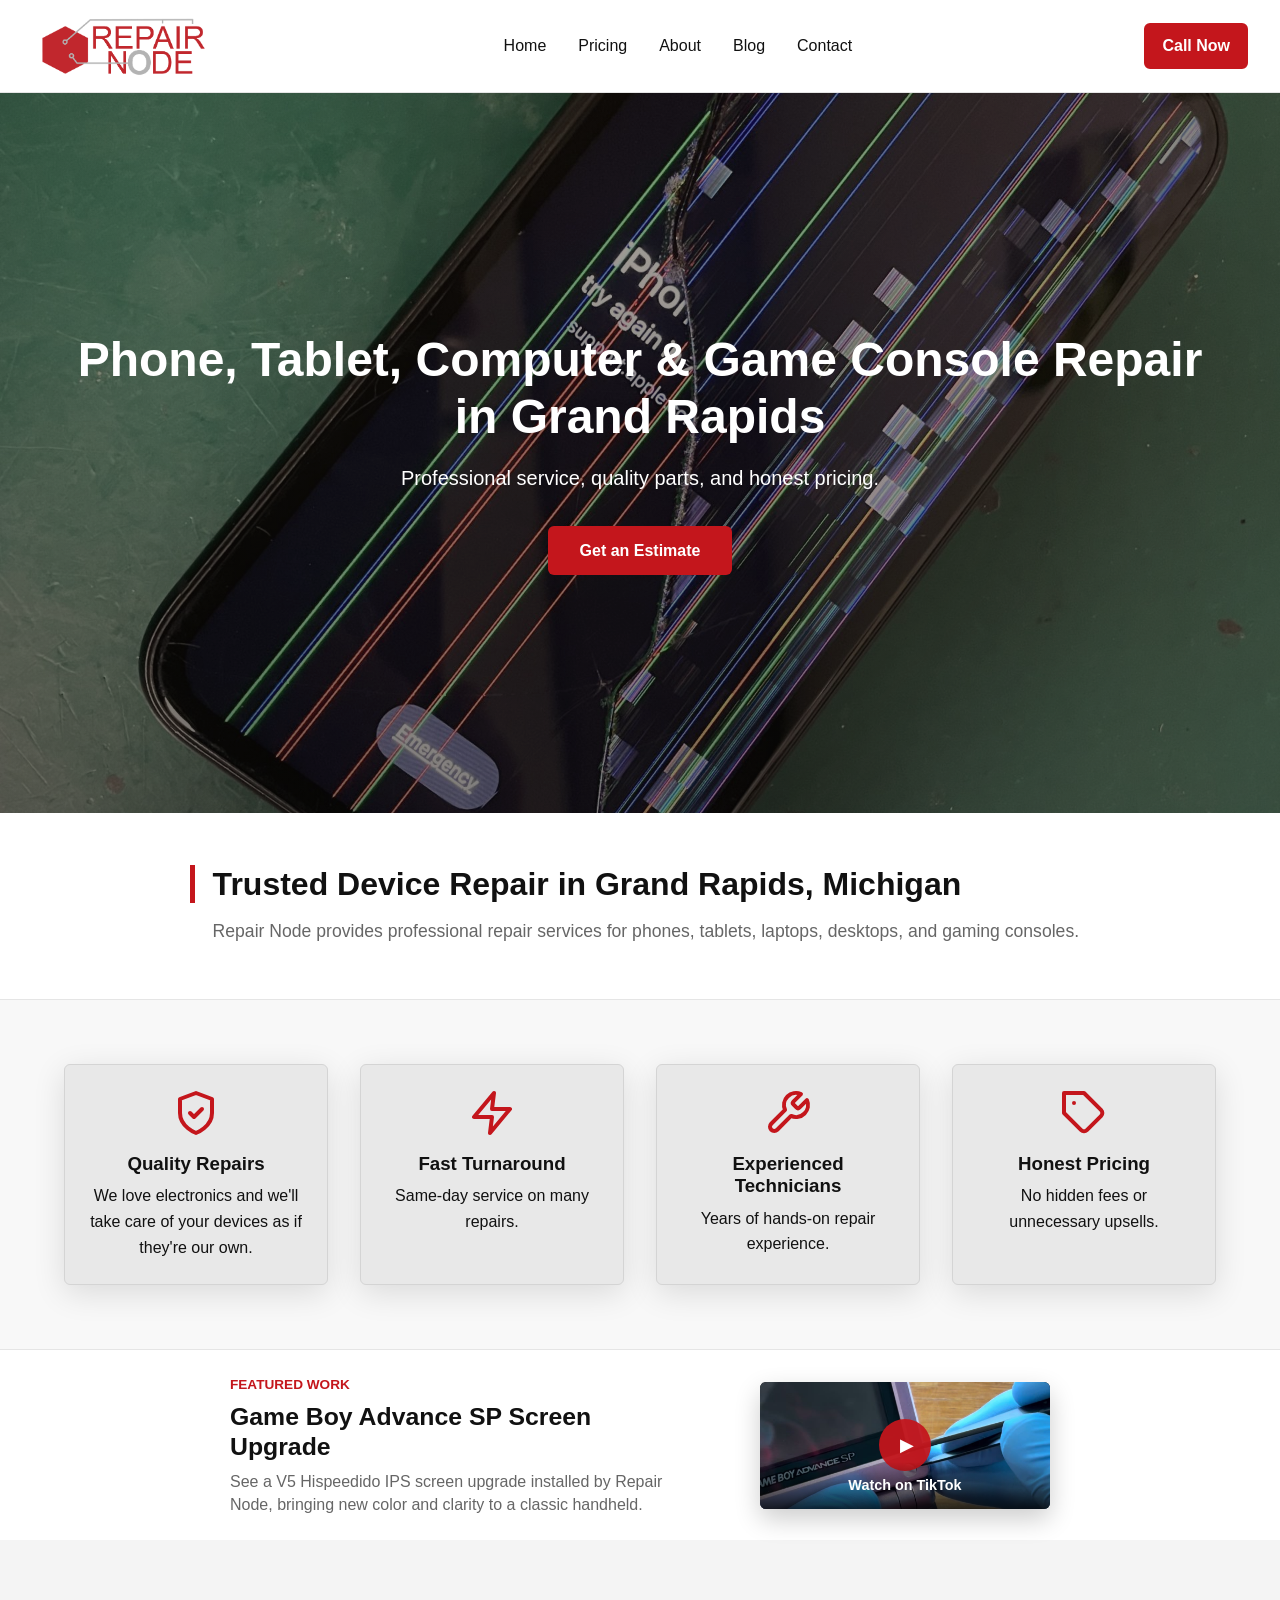
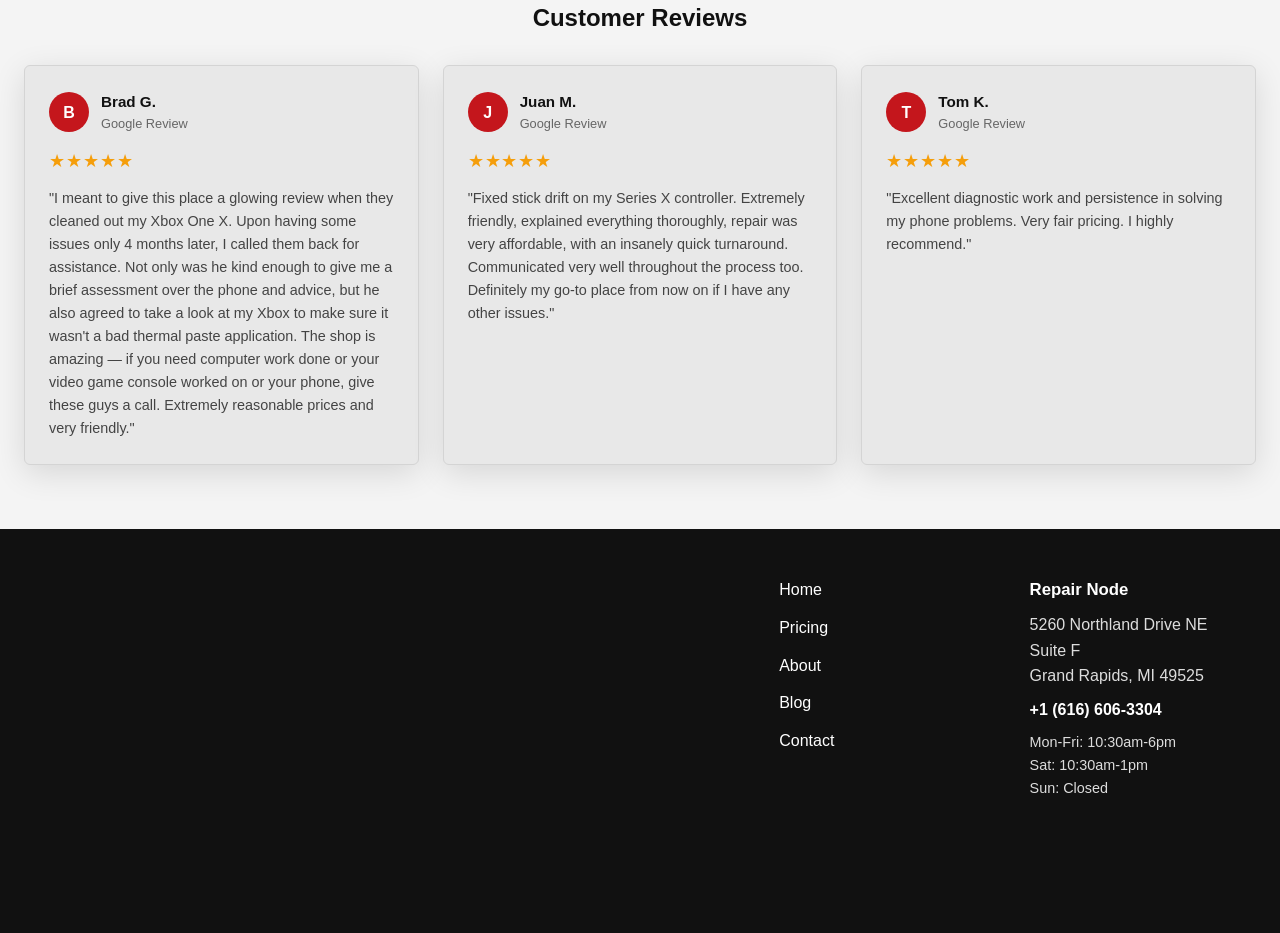
<file: index.html>
<!DOCTYPE html>
<html lang="en">
<head>
  <!-- Basic Meta -->
  <meta charset="UTF-8">
  <meta name="viewport" content="width=device-width, initial-scale=1">
  <meta name="description" content="Phone, tablet, computer, and game console repair in Grand Rapids, MI. Professional service, quality parts, and honest pricing.">
  <title>Phone, Tablet, Computer & Game Console Repair in Grand Rapids | Repair Node</title>
  <link rel="canonical" href="https://repairnode.com/">
  <meta property="og:title" content="Phone, Tablet, Computer & Game Console Repair in Grand Rapids | Repair Node">
  <meta property="og:description" content="Phone, tablet, computer, and game console repair in Grand Rapids, MI. Professional service, quality parts, and honest pricing.">
  <meta property="og:type" content="website">
  <meta property="og:url" content="https://repairnode.com/">
  <meta property="og:image" content="https://repairnode.com/images/hero.jpg">
  <meta property="og:site_name" content="Repair Node">
  <meta name="twitter:card" content="summary_large_image">
  <meta name="twitter:title" content="Phone, Tablet, Computer & Game Console Repair in Grand Rapids | Repair Node">
  <meta name="twitter:description" content="Phone, tablet, computer, and game console repair in Grand Rapids, MI. Professional service, quality parts, and honest pricing.">
  <meta name="twitter:image" content="https://repairnode.com/images/hero.jpg">

  <!-- Plausible Analytics -->
  <script
    defer
    data-domain="repairnode.com"
    src="https://plausible.io/js/script.js">
  </script>

  <!-- Google Analytics -->
  <script async src="https://www.googletagmanager.com/gtag/js?id=G-0PCR6D1NYZ"></script>
  <script>
    window.dataLayer = window.dataLayer || [];
    function gtag(){dataLayer.push(arguments);}
    gtag('js', new Date());

    gtag('config', 'G-0PCR6D1NYZ');
  </script>

  <!-- Styles -->
  <link rel="stylesheet" href="css/reset.css">
  <link rel="stylesheet" href="css/main.css?v=20260526-3">

  <!-- Preload Hero Image -->
  <link rel="preload" as="image" href="images/hero.jpg">

  <script type="application/ld+json">
{
  "@context": "https://schema.org",
  "@type": "ElectronicsRepair",
  "name": "Repair Node",
  "image": "https://repairnode.com/images/logo.png",
  "telephone": "+16166063304",
  "address": {
    "@type": "PostalAddress",
    "streetAddress": "5260 Northland Drive NE Suite F",
    "addressLocality": "Grand Rapids",
    "addressRegion": "MI",
    "postalCode": "49525",
    "addressCountry": "US"
  },
  "openingHoursSpecification": [
    {
      "@type": "OpeningHoursSpecification",
      "dayOfWeek": [
        "Monday",
        "Tuesday",
        "Wednesday",
        "Thursday",
        "Friday"
      ],
      "opens": "10:30:00",
      "closes": "18:00:00"
    },
    {
      "@type": "OpeningHoursSpecification",
      "dayOfWeek": "Saturday",
      "opens": "10:30:00",
      "closes": "13:00:00"
    }
  ],
  "url": "https://repairnode.com/",
  "priceRange": "$$"
}
  </script>
</head>

<body>

<!-- ================= HEADER ================= -->
<header class="site-header">
  <div class="header-left">
    <a href="/"><img src="images/logo.png" alt="Repair Node Logo" class="logo"></a>
  </div>

  <button class="hamburger" id="hamburger" aria-label="Open menu" aria-expanded="false" aria-controls="main-nav">
    <span></span>
    <span></span>
    <span></span>
  </button>

  <nav class="main-nav" id="main-nav">
    <a href="/">Home</a>
    <a href="/pricing-2/">Pricing</a>
    <a href="/about/">About</a>
    <a href="/blog-2/">Blog</a>
    <a href="/contact/">Contact</a>
  </nav>

  <div class="header-right">
    <a
      href="tel:+16166063304"
      class="call-cta"
      data-location="nav"
      aria-label="Call Repair Node now"
      onclick="plausible('CallClick')">
      Call Now
    </a>
  </div>

  <!-- Social Icons -->
  <div class="social-links">
    <a href="https://tiktok.com/@repair_node" data-social-platform="tiktok" target="_blank" rel="noopener">
      <img src="images/tiktok.png" alt="TikTok">
    </a>
    <a href="https://facebook.com/repairnode" data-social-platform="facebook" target="_blank" rel="noopener">
      <img src="images/facebook.png" alt="Facebook">
    </a>
  </div>
</header>

<!-- HERO -->
<section class="hero">
  <div class="hero-overlay">
    <h1>Phone, Tablet, Computer & Game Console Repair in Grand Rapids</h1>
    <p>Professional service, quality parts, and honest pricing.</p>

    <a
      href="/pricing-2/"
      class="btn-primary"
      data-lead-event="estimate_cta_click"
      data-location="hero"
      onclick="plausible('GetEstimateClick')">
      Get an Estimate
    </a>
  </div>
</section>

<!-- INTRO -->
<section class="intro">
  <h2>Trusted Device Repair in Grand Rapids, Michigan</h2>
  <p>
    Repair Node provides professional repair services for phones, tablets,
    laptops, desktops, and gaming consoles.
  </p>
</section>

<!-- BENEFITS -->
<section class="benefits">
  <div class="benefit">
    <img src="images/icons/quality.svg" alt="">
    <h3>Quality Repairs</h3>
    <p>We love electronics and we'll take care of your devices as if they're our own.</p>
  </div>

  <div class="benefit">
    <img src="images/icons/fast.svg" alt="">
    <h3>Fast Turnaround</h3>
    <p>Same-day service on many repairs.</p>
  </div>

  <div class="benefit">
    <img src="images/icons/expert.svg" alt="">
    <h3>Experienced Technicians</h3>
    <p>Years of hands-on repair experience.</p>
  </div>

  <div class="benefit">
    <img src="images/icons/honest.svg" alt="">
    <h3>Honest Pricing</h3>
    <p>No hidden fees or unnecessary upsells.</p>
  </div>
</section>

<!-- FEATURED WORK -->
<section class="featured-work">
  <div class="featured-work-content">
    <div class="featured-work-copy">
      <p class="featured-work-kicker">Featured Work</p>
      <h2>Game Boy Advance SP Screen Upgrade</h2>
      <p>See a V5 Hispeedido IPS screen upgrade installed by Repair Node, bringing new color and clarity to a classic handheld.</p>
    </div>

    <div class="featured-work-video">
      <a
        class="featured-work-preview"
        href="https://www.tiktok.com/@repair_node/video/7644014774782676237"
        data-social-platform="tiktok"
        data-location="featured_video"
        target="_blank"
        rel="noopener"
        aria-label="Watch Repair Node's Game Boy Advance SP screen upgrade on TikTok">
        <img src="images/featured-gameboy-tiktok.jpg" width="720" height="1280" loading="lazy" alt="Game Boy Advance SP screen upgrade shown in Repair Node's TikTok video">
        <span class="featured-work-play" aria-hidden="true"></span>
        <span class="featured-work-watch">Watch on TikTok</span>
      </a>
      <div class="featured-work-mobile-embed" aria-label="Featured Repair Node TikTok video">
        <blockquote class="tiktok-embed" cite="https://www.tiktok.com/@repair_node/video/7644014774782676237" data-video-id="7644014774782676237">
          <section>
            <a
              href="https://www.tiktok.com/@repair_node?refer=embed"
              target="_blank"
              rel="noopener"
              title="@repair_node"
              data-social-platform="tiktok"
              data-location="featured_mobile_fallback">@repair_node</a>
            Adding a V5 Hispeedido IPS screen to a Game Boy Advance SP
          </section>
        </blockquote>
      </div>
    </div>
  </div>
</section>

<!-- TESTIMONIALS -->
<section class="testimonials">
  <h2>Customer Reviews</h2>
  <div id="reviews">
    <div class="review-grid">
      <article class="review-card">
        <div class="review-header">
          <div class="review-avatar">B</div>
          <div>
            <p class="review-name">Brad G.</p>
            <p class="review-source">Google Review</p>
          </div>
        </div>
        <p class="review-stars">&#9733;&#9733;&#9733;&#9733;&#9733;</p>
        <p class="review-text">"I meant to give this place a glowing review when they cleaned out my Xbox One X. Upon having some issues only 4 months later, I called them back for assistance. Not only was he kind enough to give me a brief assessment over the phone and advice, but he also agreed to take a look at my Xbox to make sure it wasn't a bad thermal paste application. The shop is amazing &mdash; if you need computer work done or your video game console worked on or your phone, give these guys a call. Extremely reasonable prices and very friendly."</p>
      </article>

      <article class="review-card">
        <div class="review-header">
          <div class="review-avatar">J</div>
          <div>
            <p class="review-name">Juan M.</p>
            <p class="review-source">Google Review</p>
          </div>
        </div>
        <p class="review-stars">&#9733;&#9733;&#9733;&#9733;&#9733;</p>
        <p class="review-text">"Fixed stick drift on my Series X controller. Extremely friendly, explained everything thoroughly, repair was very affordable, with an insanely quick turnaround. Communicated very well throughout the process too. Definitely my go-to place from now on if I have any other issues."</p>
      </article>

      <article class="review-card">
        <div class="review-header">
          <div class="review-avatar">T</div>
          <div>
            <p class="review-name">Tom K.</p>
            <p class="review-source">Google Review</p>
          </div>
        </div>
        <p class="review-stars">&#9733;&#9733;&#9733;&#9733;&#9733;</p>
        <p class="review-text">"Excellent diagnostic work and persistence in solving my phone problems. Very fair pricing. I highly recommend."</p>
      </article>
    </div>
  </div>
</section>

<footer>
  <div class="footer-content">
    <!-- MAP (LEFT COLUMN) -->
    <div class="map">
      <iframe src="https://www.google.com/maps/embed?pb=!1m18!1m12!1m3!1d2228.1641088832553!2d-85.5793296!3d43.057985599999995!2m3!1f0!2f0!3f0!3m2!1i1024!2i768!4f13.1!3m3!1m2!1s0x8818552ce7cad06b%3A0xb2f5face08d260aa!2sREPAIR%20NODE!5e1!3m2!1sen!2sus!4v1769824082586!5m2!1sen!2sus" width="600" height="450" style="border:0;" allowfullscreen="" loading="lazy" referrerpolicy="no-referrer-when-downgrade"></iframe>
    </div>

    <!-- RIGHT COLUMN -->
    <div class="footer-right">
      <!-- SITE MAP -->
      <nav class="footer-nav">
        <a href="/">Home</a>
        <a href="/pricing-2/">Pricing</a>
        <a href="/about/">About</a>
        <a href="/blog-2/">Blog</a>
        <a href="/contact/">Contact</a>
      </nav>

      <!-- BUSINESS INFO -->
      <div class="business-info">
        <p><strong>Repair Node</strong></p>
        <p>5260 Northland Drive NE Suite F<br>
        Grand Rapids, MI 49525</p>

        <p>
          <a href="tel:+16166063304" onclick="plausible('CallClick')">
            +1 (616) 606-3304
          </a>
        </p>

        <p class="hours">
          Mon-Fri: 10:30am-6pm<br>
          Sat: 10:30am-1pm<br>
          Sun: Closed
        </p>
      </div>
    </div>
  </div>
</footer>

<!-- ================= SCRIPTS ================= -->
<script src="js/main.js?v=20260526-4"></script>

</body>
</html>
</file>
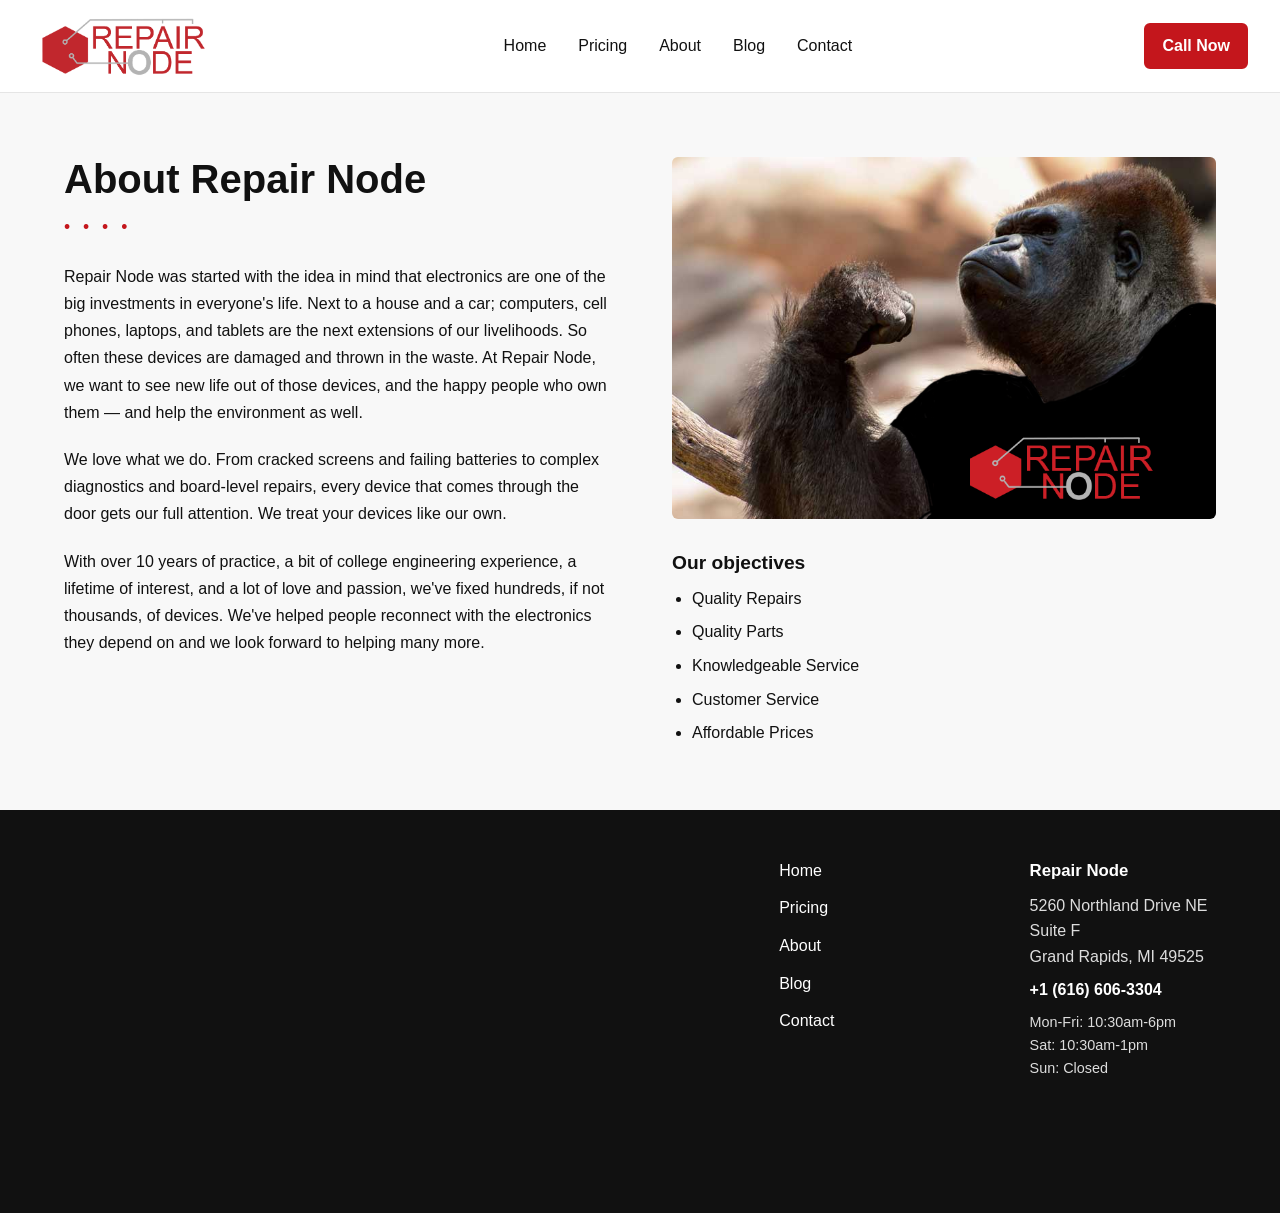
<file: about/index.html>
<!DOCTYPE html>
<html lang="en">
<head>
  <meta charset="UTF-8">
  <meta name="viewport" content="width=device-width, initial-scale=1">
  <meta name="description" content="Learn about Repair Node, a Grand Rapids repair shop with over a decade of electronics repair experience for phones, computers, and game consoles.">

  <title>About Repair Node | Electronics Repair in Grand Rapids</title>
  <link rel="canonical" href="https://repairnode.com/about/">
  <meta property="og:title" content="About Repair Node | Electronics Repair in Grand Rapids">
  <meta property="og:description" content="Learn about Repair Node, a Grand Rapids repair shop with over a decade of electronics repair experience for phones, computers, and game consoles.">
  <meta property="og:type" content="website">
  <meta property="og:url" content="https://repairnode.com/about/">
  <meta property="og:image" content="https://repairnode.com/images/about.png">
  <meta property="og:site_name" content="Repair Node">
  <meta name="twitter:card" content="summary_large_image">
  <meta name="twitter:title" content="About Repair Node | Electronics Repair in Grand Rapids">
  <meta name="twitter:description" content="Learn about Repair Node, a Grand Rapids repair shop with over a decade of electronics repair experience for phones, computers, and game consoles.">
  <meta name="twitter:image" content="https://repairnode.com/images/about.png">

  <script defer data-domain="repairnode.com" src="https://plausible.io/js/script.js"></script>

  <!-- Google Analytics -->
  <script async src="https://www.googletagmanager.com/gtag/js?id=G-0PCR6D1NYZ"></script>
  <script>
    window.dataLayer = window.dataLayer || [];
    function gtag(){dataLayer.push(arguments);}
    gtag('js', new Date());

    gtag('config', 'G-0PCR6D1NYZ');
  </script>

  <link rel="stylesheet" href="../css/reset.css">
  <link rel="stylesheet" href="../css/main.css?v=20260526-3">

  <script type="application/ld+json">
{
  "@context": "https://schema.org",
  "@type": "AboutPage",
  "name": "About Repair Node",
    "url": "https://repairnode.com/about/",
  "description": "Learn about Repair Node, a Grand Rapids repair shop with over a decade of electronics repair experience for phones, computers, and game consoles.",
  "mainEntity": {
    "@type": "ElectronicsRepair",
    "name": "Repair Node",
    "image": "https://repairnode.com/images/about.png",
    "telephone": "+16166063304",
    "priceRange": "$$",
    "address": {
      "@type": "PostalAddress",
      "streetAddress": "5260 Northland Drive NE Suite F",
      "addressLocality": "Grand Rapids",
      "addressRegion": "MI",
      "postalCode": "49525",
      "addressCountry": "US"
    }
  }
}
  </script>
</head>

<body>

<header class="site-header">
  <div class="header-left">
    <a href="/"><img src="../images/logo.png" alt="Repair Node Logo" class="logo"></a>
  </div>

  <button class="hamburger" id="hamburger" aria-label="Open menu" aria-expanded="false" aria-controls="main-nav">
    <span></span>
    <span></span>
    <span></span>
  </button>

  <nav class="main-nav" id="main-nav">
    <a href="/">Home</a>
    <a href="/pricing-2/">Pricing</a>
    <a href="/about/">About</a>
    <a href="/blog-2/">Blog</a>
    <a href="/contact/">Contact</a>
  </nav>

  <div class="header-right">
    <a href="tel:+16166063304" class="call-cta" data-location="nav" aria-label="Call Repair Node now" onclick="plausible('CallClick')">Call Now</a>
  </div>
</header>

<section class="about-layout">
  <div class="about-text">
    <h1 class="about-heading">About Repair Node</h1>
    <p class="about-dots">&bull; &bull; &bull; &bull;</p>

    <p>Repair Node was started with the idea in mind that electronics are one of the big investments in everyone's life. Next to a house and a car; computers, cell phones, laptops, and tablets are the next extensions of our livelihoods. So often these devices are damaged and thrown in the waste. At Repair Node, we want to see new life out of those devices, and the happy people who own them &mdash; and help the environment as well.</p>

    <p>We love what we do. From cracked screens and failing batteries to complex diagnostics and board-level repairs, every device that comes through the door gets our full attention. We treat your devices like our own.</p>

    <p>With over 10 years of practice, a bit of college engineering experience, a lifetime of interest, and a lot of love and passion, we've fixed hundreds, if not thousands, of devices. We've helped people reconnect with the electronics they depend on and we look forward to helping many more.</p>
  </div>

  <div class="about-sidebar">
    <img src="../images/about.png" alt="Repair Node" class="about-img">

    <div class="about-objectives">
      <h2>Our objectives</h2>
      <ul>
        <li>Quality Repairs</li>
        <li>Quality Parts</li>
        <li>Knowledgeable Service</li>
        <li>Customer Service</li>
        <li>Affordable Prices</li>
      </ul>
    </div>
  </div>
</section>

<footer>
  <div class="footer-content">
    <div class="map">
      <iframe src="https://www.google.com/maps/embed?pb=!1m18!1m12!1m3!1d2228.1641088832553!2d-85.5793296!3d43.057985599999995!2m3!1f0!2f0!3f0!3m2!1i1024!2i768!4f13.1!3m3!1m2!1s0x8818552ce7cad06b%3A0xb2f5face08d260aa!2sREPAIR%20NODE!5e1!3m2!1sen!2sus!4v1769824082586!5m2!1sen!2sus" width="600" height="450" style="border:0;" allowfullscreen="" loading="lazy" referrerpolicy="no-referrer-when-downgrade"></iframe>
    </div>

    <div class="footer-right">
      <nav class="footer-nav">
        <a href="/">Home</a>
        <a href="/pricing-2/">Pricing</a>
        <a href="/about/">About</a>
        <a href="/blog-2/">Blog</a>
        <a href="/contact/">Contact</a>
      </nav>

      <div class="business-info">
        <p><strong>Repair Node</strong></p>
        <p>5260 Northland Drive NE Suite F<br>Grand Rapids, MI 49525</p>
        <p><a href="tel:+16166063304">+1 (616) 606-3304</a></p>
        <p class="hours">
          Mon-Fri: 10:30am-6pm<br>
          Sat: 10:30am-1pm<br>
          Sun: Closed
        </p>
      </div>
    </div>
  </div>
</footer>

<script src="../js/main.js?v=20260526-4"></script>

</body>
</html>
</file>
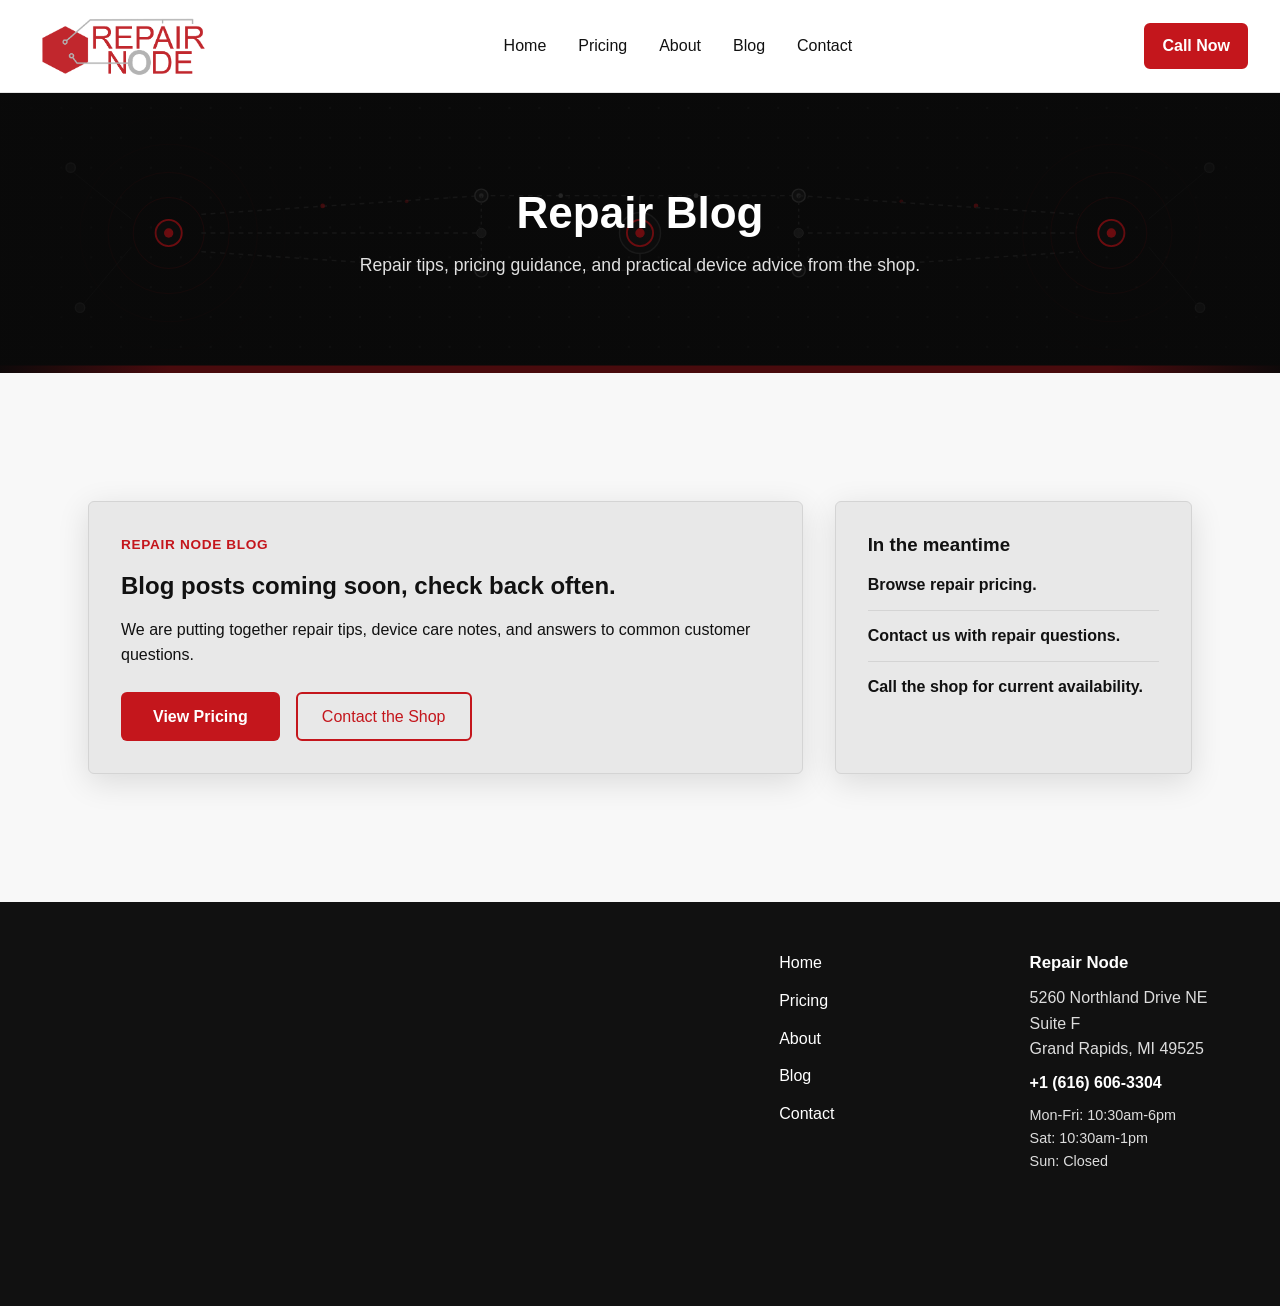
<file: blog-2/index.html>
<!DOCTYPE html>
<html lang="en">
<head>
  <meta charset="UTF-8">
  <meta name="viewport" content="width=device-width, initial-scale=1">
  <meta name="description" content="Repair Node blog with repair tips, pricing guidance, and device care articles for customers in Grand Rapids, MI.">

  <title>Repair Node Blog | Repair Tips & Device Repair Insights</title>
  <link rel="canonical" href="https://repairnode.com/blog-2/">
  <meta property="og:title" content="Repair Node Blog | Repair Tips & Device Repair Insights">
  <meta property="og:description" content="Repair Node blog with repair tips, pricing guidance, and device care articles for customers in Grand Rapids, MI.">
  <meta property="og:type" content="website">
  <meta property="og:url" content="https://repairnode.com/blog-2/">
  <meta property="og:image" content="https://repairnode.com/images/logo.png">
  <meta property="og:site_name" content="Repair Node">
  <meta name="twitter:card" content="summary_large_image">
  <meta name="twitter:title" content="Repair Node Blog | Repair Tips & Device Repair Insights">
  <meta name="twitter:description" content="Repair Node blog with repair tips, pricing guidance, and device care articles for customers in Grand Rapids, MI.">
  <meta name="twitter:image" content="https://repairnode.com/images/logo.png">

  <script defer data-domain="repairnode.com" src="https://plausible.io/js/script.js"></script>

  <!-- Google Analytics -->
  <script async src="https://www.googletagmanager.com/gtag/js?id=G-0PCR6D1NYZ"></script>
  <script>
    window.dataLayer = window.dataLayer || [];
    function gtag(){dataLayer.push(arguments);}
    gtag('js', new Date());

    gtag('config', 'G-0PCR6D1NYZ');
  </script>

  <link rel="stylesheet" href="../css/reset.css">
  <link rel="stylesheet" href="../css/main.css?v=20260526-3">

  <script type="application/ld+json">
{
  "@context": "https://schema.org",
  "@type": "Blog",
  "name": "Repair Node Blog",
  "url": "https://repairnode.com/blog-2/",
  "description": "Repair Node blog with repair tips, pricing guidance, and device care articles for customers in Grand Rapids, MI.",
  "publisher": {
    "@type": "ElectronicsRepair",
    "name": "Repair Node",
    "logo": {
      "@type": "ImageObject",
      "url": "https://repairnode.com/images/logo.png"
    }
  }
}
  </script>
</head>

<body>

<header class="site-header">
  <div class="header-left">
    <a href="/"><img src="../images/logo.png" alt="Repair Node Logo" class="logo"></a>
  </div>

  <button class="hamburger" id="hamburger" aria-label="Open menu" aria-expanded="false" aria-controls="main-nav">
    <span></span>
    <span></span>
    <span></span>
  </button>

  <nav class="main-nav" id="main-nav">
    <a href="/">Home</a>
    <a href="/pricing-2/">Pricing</a>
    <a href="/about/">About</a>
    <a href="/blog-2/">Blog</a>
    <a href="/contact/">Contact</a>
  </nav>

  <div class="header-right">
    <a href="tel:+16166063304" class="call-cta" data-location="nav" aria-label="Call Repair Node now" onclick="plausible('CallClick')">Call Now</a>
  </div>
</header>

<section class="page-banner">
  <div class="page-banner-content">
    <h1>Repair Blog</h1>
    <p>Repair tips, pricing guidance, and practical device advice from the shop.</p>
  </div>
</section>

<main class="blog-page">
  <section class="blog-feature">
    <div class="blog-feature-copy">
      <p class="blog-kicker">Repair Node Blog</p>
      <h2>Blog posts coming soon, check back often.</h2>
      <p>We are putting together repair tips, device care notes, and answers to common customer questions.</p>
      <div class="blog-actions">
        <a href="/pricing-2/" class="btn-primary" data-lead-event="estimate_cta_click" data-location="blog">View Pricing</a>
        <a href="/contact/" class="btn-secondary" data-lead-event="direct_contact_click" data-location="blog">Contact the Shop</a>
      </div>
    </div>

    <aside class="blog-feature-panel">
      <h3>In the meantime</h3>
      <ul class="blog-topic-list">
        <li>Browse repair pricing.</li>
        <li>Contact us with repair questions.</li>
        <li>Call the shop for current availability.</li>
      </ul>
    </aside>
  </section>
</main>

<footer>
  <div class="footer-content">
    <div class="map">
      <iframe src="https://www.google.com/maps/embed?pb=!1m18!1m12!1m3!1d2228.1641088832553!2d-85.5793296!3d43.057985599999995!2m3!1f0!2f0!3f0!3m2!1i1024!2i768!4f13.1!3m3!1m2!1s0x8818552ce7cad06b%3A0xb2f5face08d260aa!2sREPAIR%20NODE!5e1!3m2!1sen!2sus!4v1769824082586!5m2!1sen!2sus" width="600" height="450" style="border:0;" allowfullscreen="" loading="lazy" referrerpolicy="no-referrer-when-downgrade"></iframe>
    </div>

    <div class="footer-right">
      <nav class="footer-nav">
        <a href="/">Home</a>
        <a href="/pricing-2/">Pricing</a>
        <a href="/about/">About</a>
        <a href="/blog-2/">Blog</a>
        <a href="/contact/">Contact</a>
      </nav>

      <div class="business-info">
        <p><strong>Repair Node</strong></p>
        <p>5260 Northland Drive NE Suite F<br>Grand Rapids, MI 49525</p>
        <p><a href="tel:+16166063304">+1 (616) 606-3304</a></p>
        <p class="hours">
          Mon-Fri: 10:30am-6pm<br>
          Sat: 10:30am-1pm<br>
          Sun: Closed
        </p>
      </div>
    </div>
  </div>
</footer>

<script src="../js/main.js?v=20260526-4"></script>

</body>
</html>
</file>
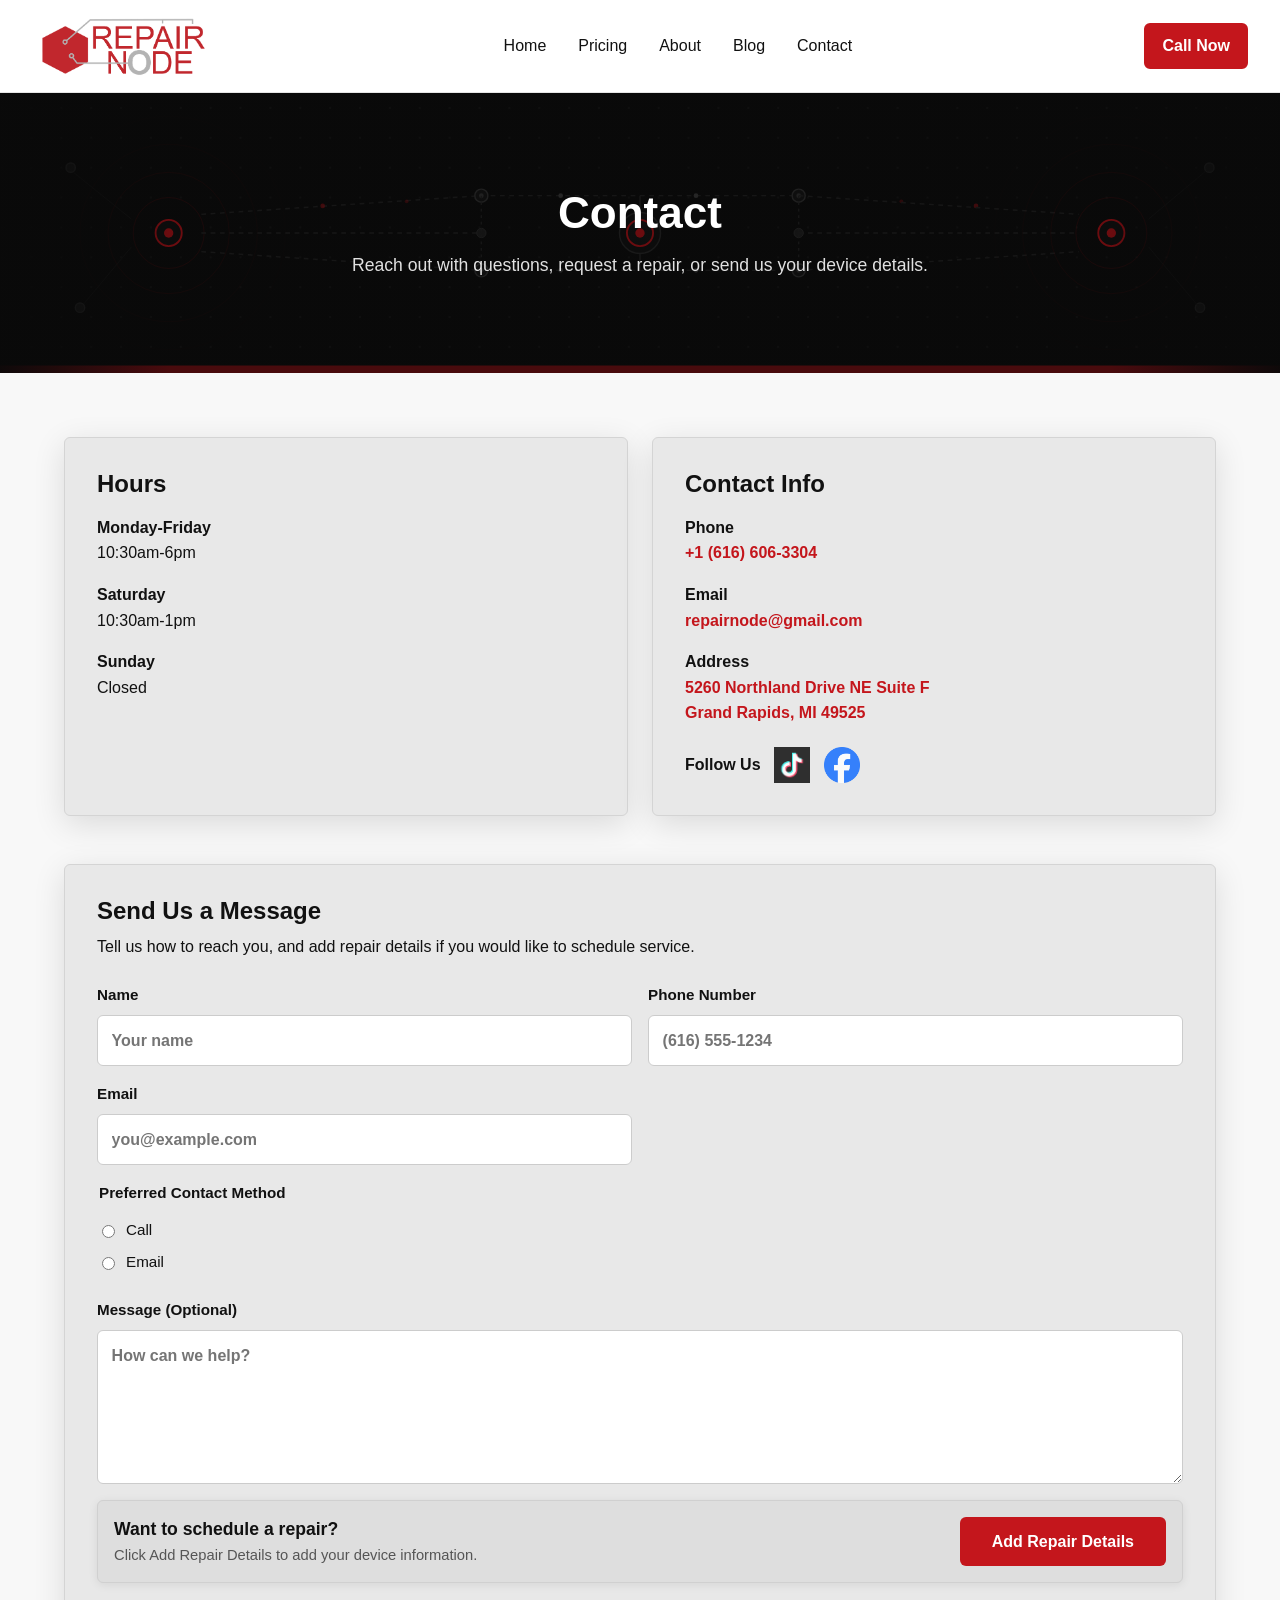
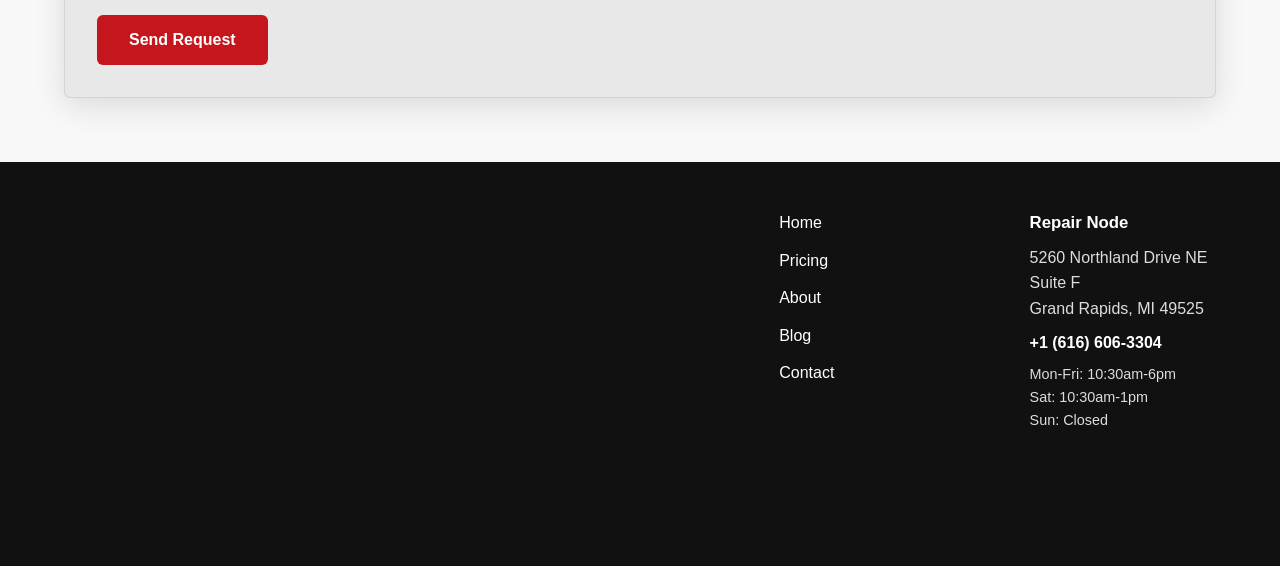
<file: contact/index.html>
<!DOCTYPE html>
<html lang="en">
<head>
  <meta charset="UTF-8">
  <meta name="viewport" content="width=device-width, initial-scale=1">
  <meta name="description" content="Contact Repair Node in Grand Rapids, MI for phone, tablet, computer, console, and controller repair. Call, email, or send a repair request online.">

  <title>Contact Repair Node | Device Repair in Grand Rapids</title>
  <link rel="canonical" href="https://repairnode.com/contact/">
  <meta property="og:title" content="Contact Repair Node | Device Repair in Grand Rapids">
  <meta property="og:description" content="Contact Repair Node in Grand Rapids, MI for phone, tablet, computer, console, and controller repair. Call, email, or send a repair request online.">
  <meta property="og:type" content="website">
  <meta property="og:url" content="https://repairnode.com/contact/">
  <meta property="og:image" content="https://repairnode.com/images/contact-header.svg">
  <meta property="og:site_name" content="Repair Node">
  <meta name="twitter:card" content="summary_large_image">
  <meta name="twitter:title" content="Contact Repair Node | Device Repair in Grand Rapids">
  <meta name="twitter:description" content="Contact Repair Node in Grand Rapids, MI for phone, tablet, computer, console, and controller repair. Call, email, or send a repair request online.">
  <meta name="twitter:image" content="https://repairnode.com/images/contact-header.svg">

  <script defer data-domain="repairnode.com" src="https://plausible.io/js/script.js"></script>

  <!-- Google Analytics -->
  <script async src="https://www.googletagmanager.com/gtag/js?id=G-0PCR6D1NYZ"></script>
  <script>
    window.dataLayer = window.dataLayer || [];
    function gtag(){dataLayer.push(arguments);}
    gtag('js', new Date());

    gtag('config', 'G-0PCR6D1NYZ');
  </script>

  <link rel="stylesheet" href="../css/reset.css">
  <link rel="stylesheet" href="../css/main.css?v=20260526-3">

  <script type="application/ld+json">
{
  "@context": "https://schema.org",
  "@type": "ContactPage",
  "name": "Contact Repair Node",
    "url": "https://repairnode.com/contact/",
  "description": "Contact Repair Node in Grand Rapids, MI for phone, tablet, computer, console, and controller repair. Call, email, or send a repair request online.",
  "mainEntity": {
    "@type": "ElectronicsRepair",
    "name": "Repair Node",
    "telephone": "+16166063304",
    "email": "mailto:repairnode@gmail.com",
    "image": "https://repairnode.com/images/contact-header.svg",
    "address": {
      "@type": "PostalAddress",
      "streetAddress": "5260 Northland Drive NE Suite F",
      "addressLocality": "Grand Rapids",
      "addressRegion": "MI",
      "postalCode": "49525",
      "addressCountry": "US"
    }
  }
}
  </script>
</head>

<body>

<header class="site-header">
  <div class="header-left">
    <a href="/"><img src="../images/logo.png" alt="Repair Node Logo" class="logo"></a>
  </div>

  <button class="hamburger" id="hamburger" aria-label="Open menu" aria-expanded="false" aria-controls="main-nav">
    <span></span>
    <span></span>
    <span></span>
  </button>

  <nav class="main-nav" id="main-nav">
    <a href="/">Home</a>
    <a href="/pricing-2/">Pricing</a>
    <a href="/about/">About</a>
    <a href="/blog-2/">Blog</a>
    <a href="/contact/">Contact</a>
  </nav>

  <div class="header-right">
    <a href="tel:+16166063304" class="call-cta" data-location="nav" aria-label="Call Repair Node now" onclick="plausible('CallClick')">Call Now</a>
  </div>
</header>

<section class="page-banner">
  <div class="page-banner-content">
    <h1>Contact</h1>
    <p>Reach out with questions, request a repair, or send us your device details.</p>
  </div>
</section>

<section class="contact-page">
  <div class="contact-card-grid">
    <article class="contact-card">
      <h2>Hours</h2>
      <p><strong>Monday-Friday</strong><br>10:30am-6pm</p>
      <p><strong>Saturday</strong><br>10:30am-1pm</p>
      <p><strong>Sunday</strong><br>Closed</p>
    </article>

    <article class="contact-card">
      <h2>Contact Info</h2>
      <p><strong>Phone</strong><br><a href="tel:+16166063304" data-location="contact_card">+1 (616) 606-3304</a></p>
      <p><strong>Email</strong><br><a href="mailto:repairnode@gmail.com" data-location="contact_card">repairnode@gmail.com</a></p>
      <p><strong>Address</strong><br><a href="https://www.google.com/maps/dir/?api=1&amp;destination=5260+Northland+Drive+NE+Suite+F%2C+Grand+Rapids%2C+MI+49525" data-lead-event="directions" data-location="contact_card" target="_blank" rel="noopener">5260 Northland Drive NE Suite F<br>Grand Rapids, MI 49525</a></p>
      <div class="contact-social-links" aria-label="Follow Repair Node">
        <span>Follow Us</span>
        <a href="https://tiktok.com/@repair_node" data-social-platform="tiktok" target="_blank" rel="noopener" aria-label="Repair Node on TikTok">
          <img src="../images/tiktok.png" alt="">
        </a>
        <a href="https://facebook.com/repairnode" data-social-platform="facebook" target="_blank" rel="noopener" aria-label="Repair Node on Facebook">
          <img src="../images/facebook.png" alt="">
        </a>
      </div>
    </article>
  </div>

  <div class="contact-form-card" id="schedule-repair">
    <div class="contact-form-copy">
      <h2>Send Us a Message</h2>
      <p>Tell us how to reach you, and add repair details if you would like to schedule service.</p>
    </div>

    <form class="contact-form" id="contact-form" name="contact_form">
      <input type="hidden" name="access_key" value="b8d2a199-78da-4c6b-9cae-2ab69df18e78">
      <input type="hidden" name="subject" value="New Repair Request - Repair Node">
      <input type="hidden" name="form_started_at" id="form-started-at">
      <input type="checkbox" name="botcheck" style="display:none" tabindex="-1" autocomplete="off" aria-hidden="true">

      <label class="field-group" for="contact-name">
        <span>Name</span>
        <input id="contact-name" name="name" type="text" autocomplete="name" placeholder="Your name" required>
      </label>

      <label class="field-group" for="contact-phone">
        <span>Phone Number</span>
        <input id="contact-phone" name="phone" type="tel" autocomplete="tel" placeholder="(616) 555-1234" required>
      </label>

      <label class="field-group" for="contact-email">
        <span>Email</span>
        <input id="contact-email" name="email" type="email" autocomplete="email" placeholder="you@example.com" required>
      </label>

      <fieldset class="field-group contact-radio-group">
        <legend>Preferred Contact Method</legend>
        <label class="radio-option">
          <input type="radio" name="preferred-contact" value="Call" required>
          <span>Call</span>
        </label>
        <label class="radio-option">
          <input type="radio" name="preferred-contact" value="Email">
          <span>Email</span>
        </label>
      </fieldset>

      <label class="field-group contact-message" id="contact-message-field" for="contact-message">
        <span>Message (Optional)</span>
        <textarea id="contact-message" name="message" rows="5" placeholder="How can we help?"></textarea>
      </label>

      <div class="contact-schedule-toggle">
        <div>
          <p class="contact-schedule-copy">Want to schedule a repair?</p>
          <p class="contact-schedule-note">Click Add Repair Details to add your device information.</p>
        </div>
        <button type="button" class="btn-primary schedule-toggle" id="schedule-toggle" aria-expanded="false" aria-controls="repair-details">
          Add Repair Details
        </button>
      </div>

      <div class="repair-details" id="repair-details" hidden>
        <label class="field-group" for="repair-make">
          <span>Make</span>
          <input id="repair-make" name="repair-make" type="text" placeholder="Apple, Samsung, Sony, Xbox...">
        </label>

        <label class="field-group" for="repair-model">
          <span>Model</span>
          <input id="repair-model" name="repair-model" type="text" placeholder="iPhone 15, PS5, Switch OLED...">
        </label>

        <fieldset class="field-group contact-radio-group">
          <legend>Common Service</legend>
          <label class="radio-option">
            <input type="radio" name="common-service" value="Screen Repair">
            <span>Screen Repair</span>
          </label>
          <label class="radio-option">
            <input type="radio" name="common-service" value="Battery Replacement">
            <span>Battery Replacement</span>
          </label>
          <label class="radio-option">
            <input type="radio" name="common-service" value="Charge Port">
            <span>Charge Port</span>
          </label>
          <label class="radio-option">
            <input type="radio" name="common-service" value="HDMI Port">
            <span>HDMI Port</span>
          </label>
          <label class="radio-option">
            <input type="radio" name="common-service" value="Cleaning">
            <span>Cleaning</span>
          </label>
          <label class="radio-option">
            <input type="radio" name="common-service" value="Stick Drift">
            <span>Stick Drift</span>
          </label>
          <label class="radio-option">
            <input type="radio" name="common-service" value="Diagnostic">
            <span>Diagnostic</span>
          </label>
          <label class="radio-option">
            <input type="radio" name="common-service" value="Other">
            <span>Other</span>
          </label>
        </fieldset>

        <label class="field-group repair-comments" for="repair-comments">
          <span>Additional Comments</span>
          <textarea id="repair-comments" name="repair-comments" rows="5" placeholder="Tell us what is going on with the device."></textarea>
        </label>
      </div>

      <div class="contact-form-actions">
        <div class="h-captcha" data-captcha="true" data-onload="onRepairNodeCaptchaLoaded" data-callback="onRepairNodeCaptchaSuccess" data-error-callback="onRepairNodeCaptchaError" data-expired-callback="onRepairNodeCaptchaExpired"></div>
        <button type="submit" class="btn-primary" id="submit-btn">Send Request</button>
      </div>

      <p class="form-message" id="form-message" hidden></p>
    </form>
  </div>
</section>

<footer>
  <div class="footer-content">
    <div class="map">
      <iframe src="https://www.google.com/maps/embed?pb=!1m18!1m12!1m3!1d2228.1641088832553!2d-85.5793296!3d43.057985599999995!2m3!1f0!2f0!3f0!3m2!1i1024!2i768!4f13.1!3m3!1m2!1s0x8818552ce7cad06b%3A0xb2f5face08d260aa!2sREPAIR%20NODE!5e1!3m2!1sen!2sus!4v1769824082586!5m2!1sen!2sus" width="600" height="450" style="border:0;" allowfullscreen="" loading="lazy" referrerpolicy="no-referrer-when-downgrade"></iframe>
    </div>

    <div class="footer-right">
      <nav class="footer-nav">
        <a href="/">Home</a>
        <a href="/pricing-2/">Pricing</a>
        <a href="/about/">About</a>
        <a href="/blog-2/">Blog</a>
        <a href="/contact/">Contact</a>
      </nav>

      <div class="business-info">
        <p><strong>Repair Node</strong></p>
        <p>5260 Northland Drive NE Suite F<br>Grand Rapids, MI 49525</p>
        <p><a href="tel:+16166063304">+1 (616) 606-3304</a></p>
        <p class="hours">
          Mon-Fri: 10:30am-6pm<br>
          Sat: 10:30am-1pm<br>
          Sun: Closed
        </p>
      </div>
    </div>
  </div>
</footer>

<script src="../js/main.js?v=20260526-4"></script>
<script src="../js/contact.js?v=20260526-4"></script>
<script src="https://web3forms.com/client/script.js" async defer></script>

</body>
</html>
</file>
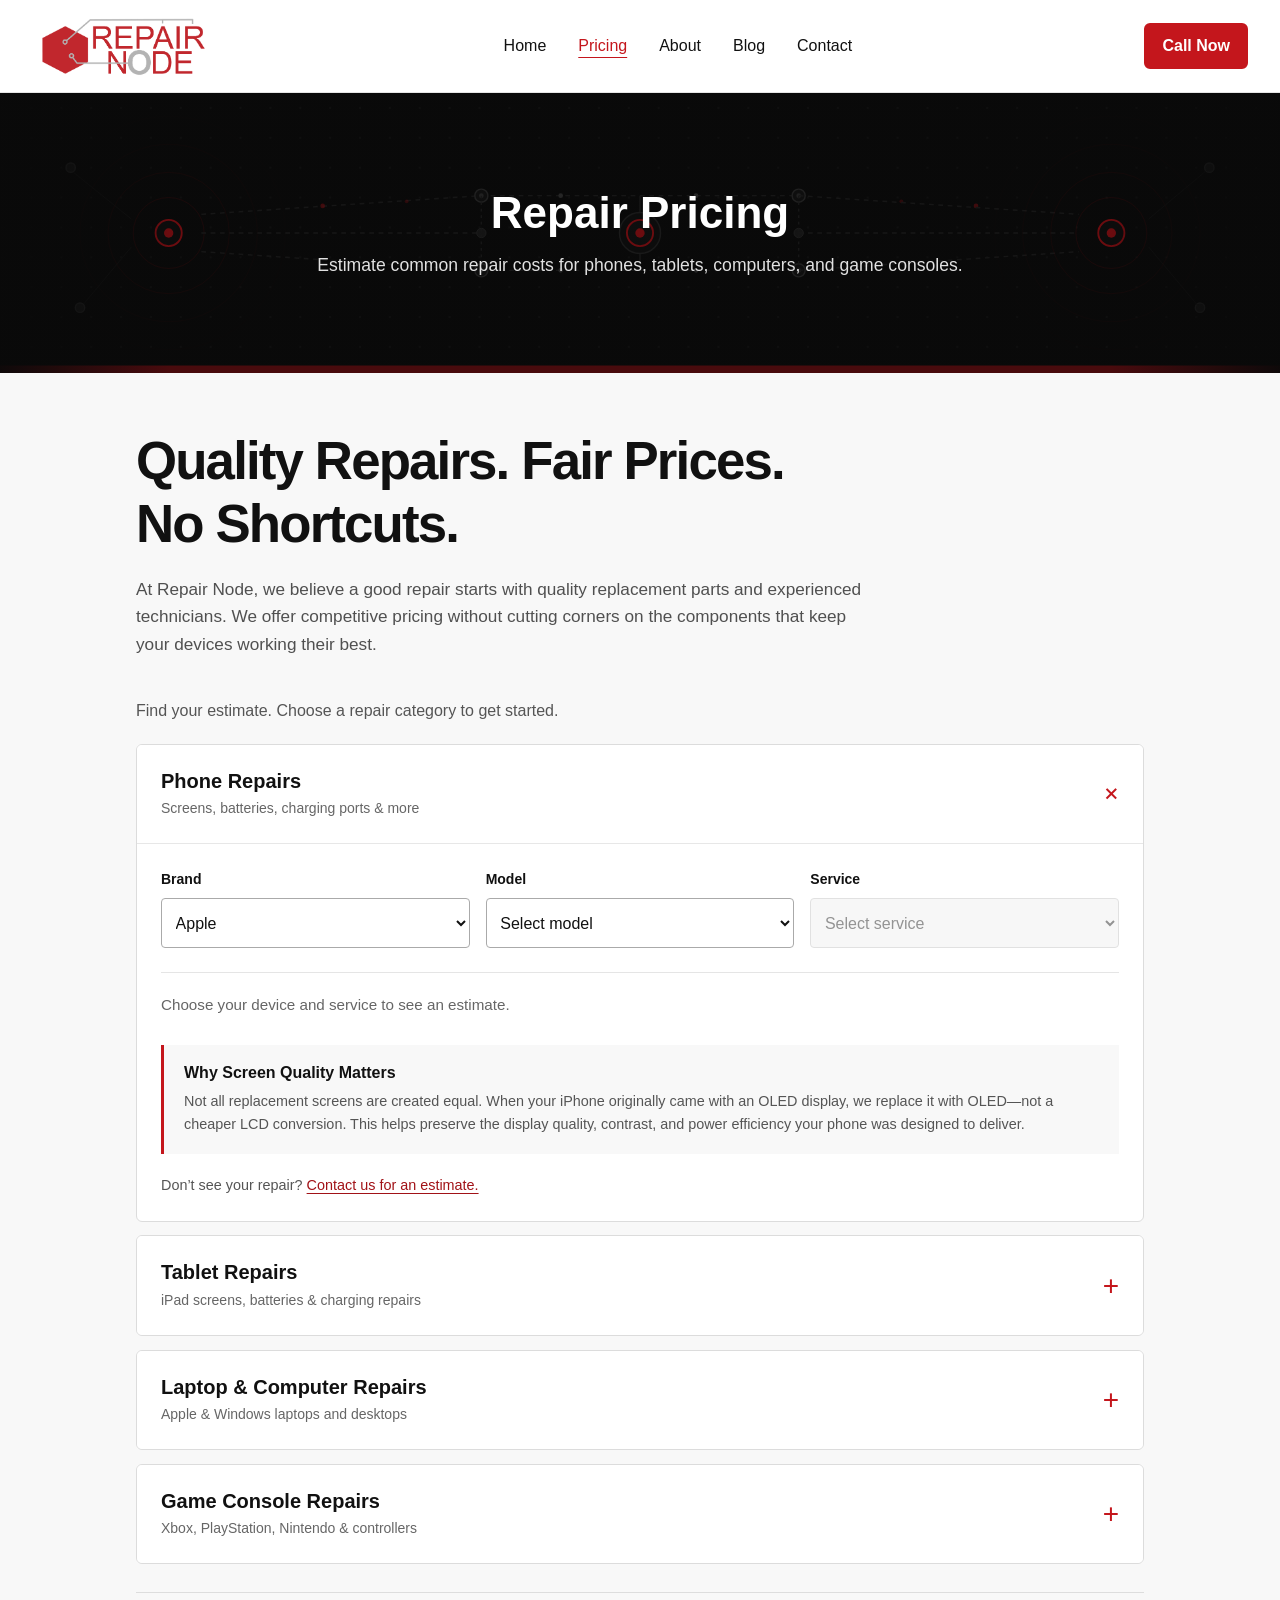
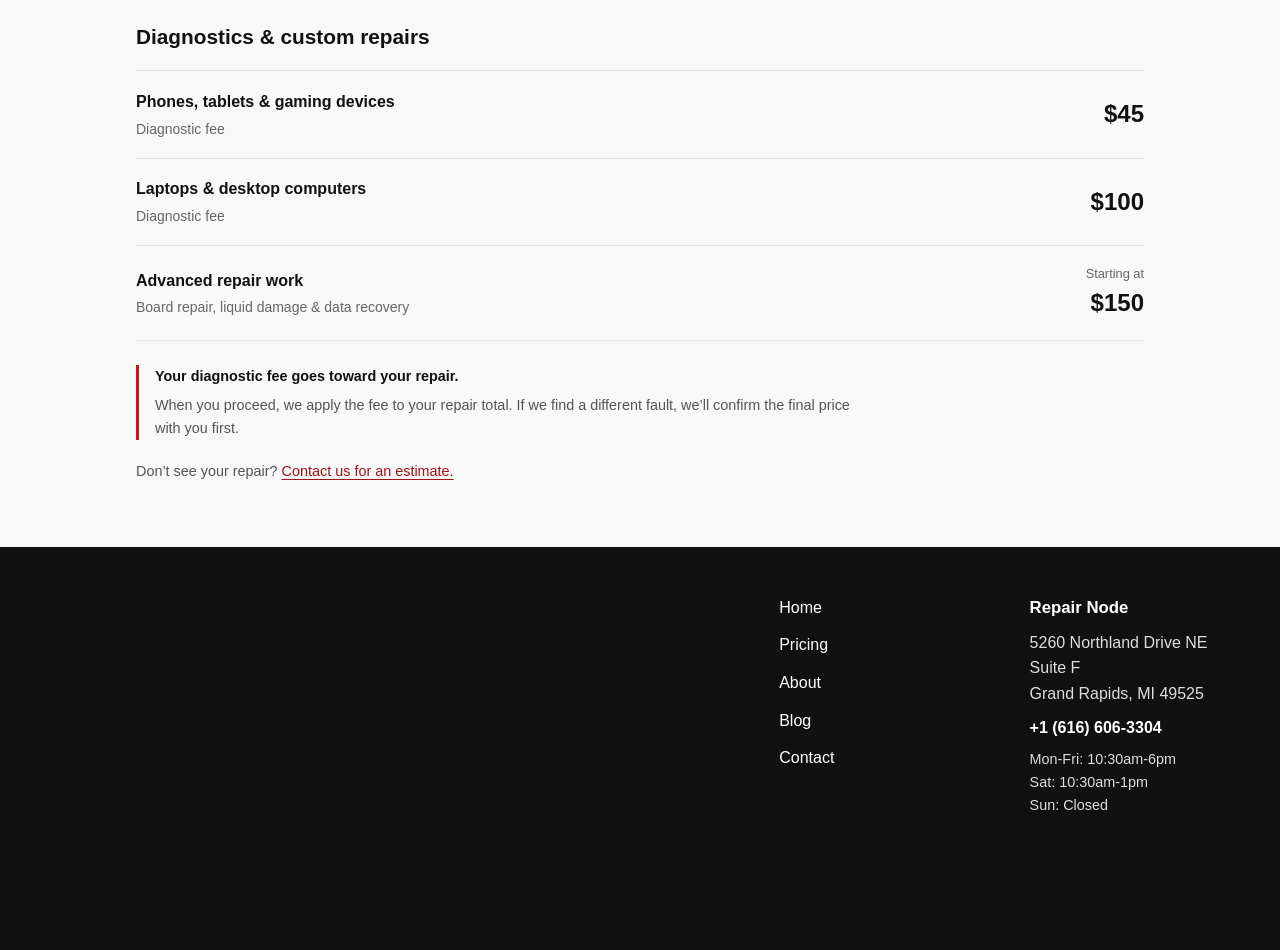
<file: pricing-2/index.html>
<!DOCTYPE html>
<html lang="en">
<head>
  <meta charset="UTF-8">
  <meta name="viewport" content="width=device-width, initial-scale=1">
  <meta name="description" content="Repair pricing for phones, tablets, computers, game consoles, and diagnostics in Grand Rapids, MI. Browse common repair estimates from Repair Node.">

  <title>Repair Pricing in Grand Rapids | Phone, Computer & Console Repair | Repair Node</title>
  <link rel="canonical" href="https://repairnode.com/pricing-2/">
  <meta property="og:title" content="Repair Pricing in Grand Rapids | Phone, Computer & Console Repair | Repair Node">
  <meta property="og:description" content="Repair pricing for phones, tablets, computers, game consoles, and diagnostics in Grand Rapids, MI. Browse common repair estimates from Repair Node.">
  <meta property="og:type" content="website">
  <meta property="og:url" content="https://repairnode.com/pricing-2/">
  <meta property="og:image" content="https://repairnode.com/images/logo.png">
  <meta property="og:site_name" content="Repair Node">
  <meta name="twitter:card" content="summary_large_image">
  <meta name="twitter:title" content="Repair Pricing in Grand Rapids | Phone, Computer & Console Repair | Repair Node">
  <meta name="twitter:description" content="Repair pricing for phones, tablets, computers, game consoles, and diagnostics in Grand Rapids, MI. Browse common repair estimates from Repair Node.">
  <meta name="twitter:image" content="https://repairnode.com/images/logo.png">

  <!-- Plausible -->
  <script defer data-domain="repairnode.com" src="https://plausible.io/js/script.js"></script>

  <!-- Google Analytics -->
  <script async src="https://www.googletagmanager.com/gtag/js?id=G-0PCR6D1NYZ"></script>
  <script>
    window.dataLayer = window.dataLayer || [];
    function gtag(){dataLayer.push(arguments);}
    gtag('js', new Date());

    gtag('config', 'G-0PCR6D1NYZ');
  </script>

  <link rel="stylesheet" href="../css/reset.css">
  <link rel="stylesheet" href="../css/main.css?v=20260526-3">

  <script type="application/ld+json">
{
  "@context": "https://schema.org",
  "@type": "ElectronicsRepair",
  "name": "Repair Node",
  "url": "https://repairnode.com/pricing-2/",
  "image": "https://repairnode.com/images/logo.png",
  "telephone": "+16166063304",
  "priceRange": "$$",
  "address": {
    "@type": "PostalAddress",
    "streetAddress": "5260 Northland Drive NE Suite F",
    "addressLocality": "Grand Rapids",
    "addressRegion": "MI",
    "postalCode": "49525",
    "addressCountry": "US"
  },
  "openingHoursSpecification": [
    {
      "@type": "OpeningHoursSpecification",
      "dayOfWeek": [
        "Monday",
        "Tuesday",
        "Wednesday",
        "Thursday",
        "Friday"
      ],
      "opens": "10:30:00",
      "closes": "18:00:00"
    },
    {
      "@type": "OpeningHoursSpecification",
      "dayOfWeek": "Saturday",
      "opens": "10:30:00",
      "closes": "13:00:00"
    }
  ]
}
  </script>
  <link rel="stylesheet" href="/css/pricing.css?v=20261027-2">
</head>

<body>
<a class="skip-link" href="#pricing-main">Skip to repair pricing</a>

<!-- ================= HEADER ================= -->
<header class="site-header">
  <div class="header-left">
    <a href="/"><img src="../images/logo.png" alt="Repair Node Logo" class="logo"></a>
  </div>

  <!-- Hamburger button (mobile/tablet only) -->
  <button class="hamburger" id="hamburger" aria-label="Open menu" aria-expanded="false" aria-controls="main-nav">
    <span></span>
    <span></span>
    <span></span>
  </button>

  <nav class="main-nav" id="main-nav">
    <a href="/">Home</a>
    <a href="/pricing-2/" aria-current="page">Pricing</a>
    <a href="/about/">About</a>
    <a href="/blog-2/">Blog</a>
    <a href="/contact/">Contact</a>
  </nav>

  <div class="header-right">
    <a href="tel:+16166063304" class="call-cta" data-location="nav" aria-label="Call Repair Node now" onclick="if(window.plausible) plausible('CallClick')">Call Now</a>
  </div>
</header>

<section class="page-banner" aria-label="Repair pricing">
  <div class="page-banner-content">
    <p class="pricing-banner-title">Repair Pricing</p>
    <p>Estimate common repair costs for phones, tablets, computers, and game consoles.</p>
  </div>
</section>

<main id="pricing-main" class="pricing-page">
  <section class="pricing-intro" aria-labelledby="pricing-headline">
    <h1 id="pricing-headline">Quality Repairs. Fair Prices. No Shortcuts.</h1>
    <p>At Repair Node, we believe a good repair starts with quality replacement parts and experienced technicians. We offer competitive pricing without cutting corners on the components that keep your devices working their best.</p>
  </section>
  <p class="selector-intro">Find your estimate. Choose a repair category to get started.</p>
  <p id="catalog-status" role="status">Loading repair pricing…</p>
  <noscript><p>Enable JavaScript to browse repair estimates, or <a href="tel:+16166063304">call (616) 606-3304</a> for pricing.</p></noscript>
  <div id="repair-categories"></div>
  <section class="diagnostic-policy" aria-labelledby="diagnostic-heading">
    <h2 id="diagnostic-heading">Diagnostics &amp; custom repairs</h2>
    <dl class="diagnostic-fees">
      <div>
        <dt>Phones, tablets &amp; gaming devices<span>Diagnostic fee</span></dt>
        <dd>$45</dd>
      </div>
      <div>
        <dt>Laptops &amp; desktop computers<span>Diagnostic fee</span></dt>
        <dd>$100</dd>
      </div>
      <div>
        <dt>Advanced repair work<span>Board repair, liquid damage &amp; data recovery</span></dt>
        <dd><span>Starting at</span> $150</dd>
      </div>
    </dl>
    <div class="diagnostic-credit">
      <p><strong>Your diagnostic fee goes toward your repair.</strong></p>
      <p>When you proceed, we apply the fee to your repair total. If we find a different fault, we’ll confirm the final price with you first.</p>
    </div>
    <p class="diagnostic-contact">Don’t see your repair? <a href="/contact/">Contact us for an estimate.</a></p>
  </section>
</main>
<footer>
  <div class="footer-content">
    <div class="map">
      <iframe title="Repair Node location map" src="https://www.google.com/maps/embed?pb=!1m18!1m12!1m3!1d2228.1641088832553!2d-85.5793296!3d43.057985599999995!2m3!1f0!2f0!3f0!3m2!1i1024!2i768!4f13.1!3m3!1m2!1s0x8818552ce7cad06b%3A0xb2f5face08d260aa!2sREPAIR%20NODE!5e1!3m2!1sen!2sus!4v1769824082586!5m2!1sen!2sus" width="600" height="450" style="border:0;" allowfullscreen="" loading="lazy" referrerpolicy="no-referrer-when-downgrade"></iframe>
    </div>

    <div class="footer-right">
      <nav class="footer-nav">
        <a href="/">Home</a>
        <a href="/pricing-2/" aria-current="page">Pricing</a>
        <a href="/about/">About</a>
        <a href="/blog-2/">Blog</a>
        <a href="/contact/">Contact</a>
      </nav>

      <div class="business-info">
        <p><strong>Repair Node</strong></p>
        <p>5260 Northland Drive NE Suite F<br>Grand Rapids, MI 49525</p>
        <p><a href="tel:+16166063304">+1 (616) 606-3304</a></p>
        <p class="hours">
          Mon-Fri: 10:30am-6pm<br>
          Sat: 10:30am-1pm<br>
          Sun: Closed
        </p>
      </div>
    </div>
  </div>
</footer>

<script src="../js/main.js?v=20260526-4"></script>
<script src="/js/pricing-core.js?v=20261027-1"></script>
<script src="/js/pricing.js?v=20261111-3"></script>
</body>
</html>
</file>
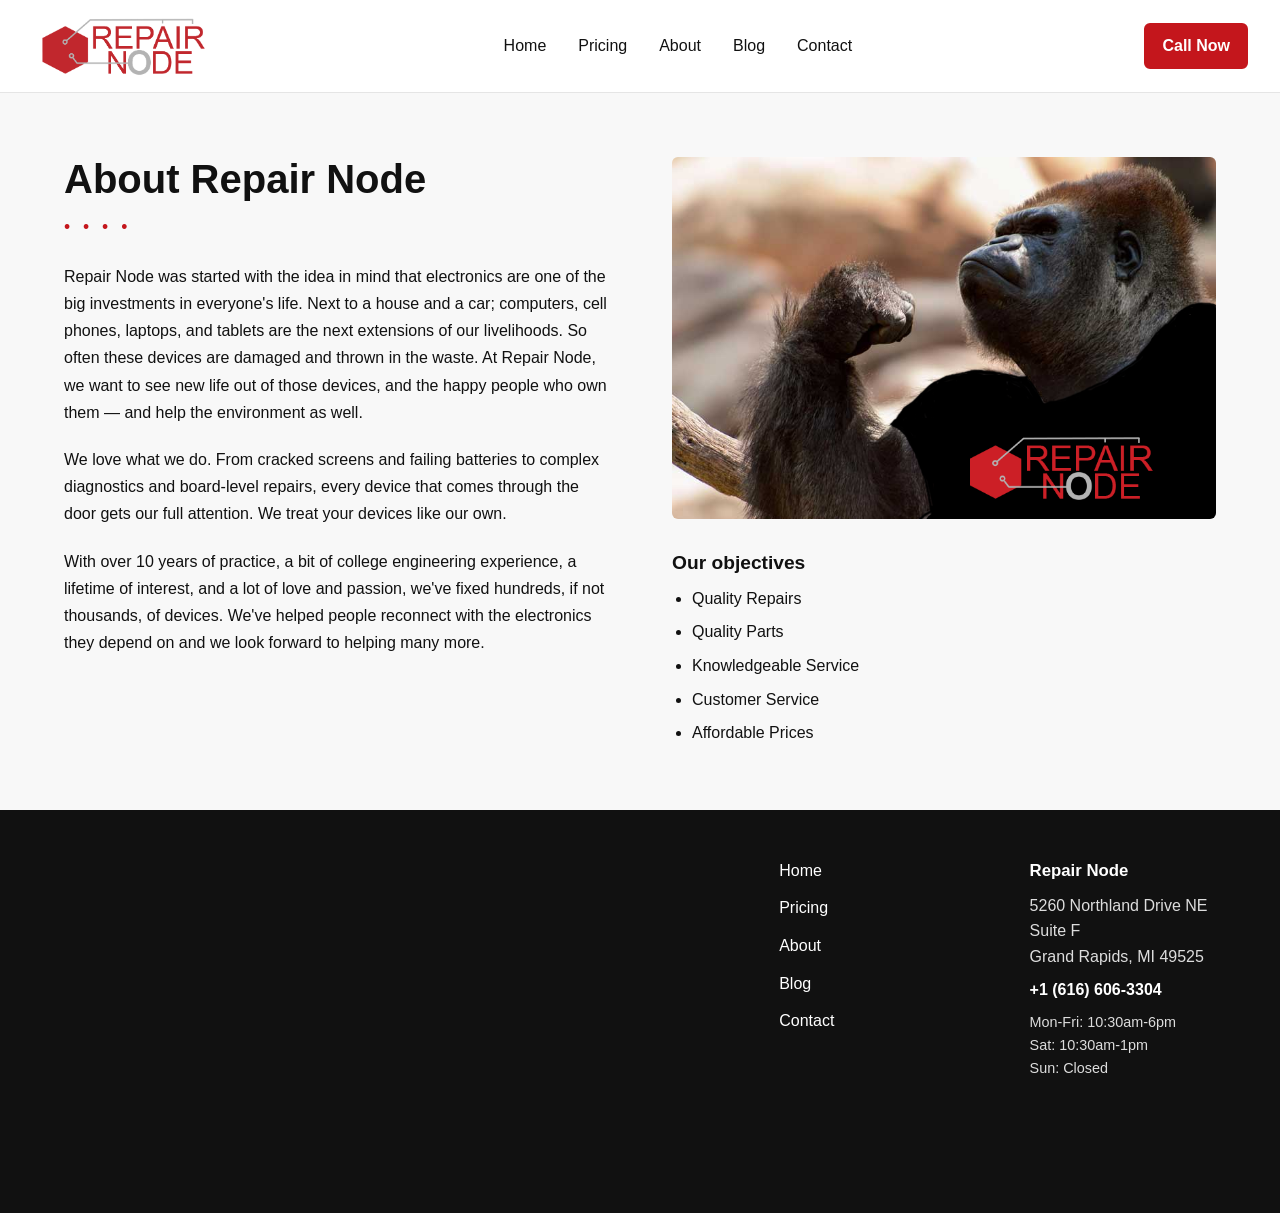
<file: about.html>
<!DOCTYPE html>
<html lang="en">
<head>
  <meta charset="UTF-8">
  <meta name="viewport" content="width=device-width, initial-scale=1">
  <meta name="description" content="Learn about Repair Node, a Grand Rapids repair shop with over a decade of electronics repair experience for phones, computers, and game consoles.">

  <title>About Repair Node | Electronics Repair in Grand Rapids</title>
  <link rel="canonical" href="https://repairnode.com/about.html">
  <meta property="og:title" content="About Repair Node | Electronics Repair in Grand Rapids">
  <meta property="og:description" content="Learn about Repair Node, a Grand Rapids repair shop with over a decade of electronics repair experience for phones, computers, and game consoles.">
  <meta property="og:type" content="website">
  <meta property="og:url" content="https://repairnode.com/about.html">
  <meta property="og:image" content="https://repairnode.com/images/about.png">
  <meta property="og:site_name" content="Repair Node">
  <meta name="twitter:card" content="summary_large_image">
  <meta name="twitter:title" content="About Repair Node | Electronics Repair in Grand Rapids">
  <meta name="twitter:description" content="Learn about Repair Node, a Grand Rapids repair shop with over a decade of electronics repair experience for phones, computers, and game consoles.">
  <meta name="twitter:image" content="https://repairnode.com/images/about.png">

  <script defer data-domain="repairnode.com" src="https://plausible.io/js/script.js"></script>

  <!-- Google Analytics -->
  <script async src="https://www.googletagmanager.com/gtag/js?id=G-0PCR6D1NYZ"></script>
  <script>
    window.dataLayer = window.dataLayer || [];
    function gtag(){dataLayer.push(arguments);}
    gtag('js', new Date());

    gtag('config', 'G-0PCR6D1NYZ');
  </script>

  <link rel="stylesheet" href="/css/reset.css">
  <link rel="stylesheet" href="/css/main.css?v=20260526-3">

  <script type="application/ld+json">
{
  "@context": "https://schema.org",
  "@type": "AboutPage",
  "name": "About Repair Node",
  "url": "https://repairnode.com/about.html",
  "description": "Learn about Repair Node, a Grand Rapids repair shop with over a decade of electronics repair experience for phones, computers, and game consoles.",
  "mainEntity": {
    "@type": "ElectronicsRepair",
    "name": "Repair Node",
    "image": "https://repairnode.com/images/about.png",
    "telephone": "+16166063304",
    "priceRange": "$$",
    "address": {
      "@type": "PostalAddress",
      "streetAddress": "5260 Northland Drive NE Suite F",
      "addressLocality": "Grand Rapids",
      "addressRegion": "MI",
      "postalCode": "49525",
      "addressCountry": "US"
    }
  }
}
  </script>
</head>

<body>

<header class="site-header">
  <div class="header-left">
    <a href="/index.html"><img src="/images/logo.png" alt="Repair Node Logo" class="logo"></a>
  </div>

  <button class="hamburger" id="hamburger" aria-label="Open menu" aria-expanded="false" aria-controls="main-nav">
    <span></span>
    <span></span>
    <span></span>
  </button>

  <nav class="main-nav" id="main-nav">
    <a href="/">Home</a>
    <a href="/pricing.html">Pricing</a>
    <a href="/about.html">About</a>
    <a href="/blog.html">Blog</a>
    <a href="/contact.html">Contact</a>
  </nav>

  <div class="header-right">
    <a href="tel:+16166063304" class="call-cta" data-location="nav" aria-label="Call Repair Node now" onclick="plausible('CallClick')">Call Now</a>
  </div>
</header>

<section class="about-layout">
  <div class="about-text">
    <h1 class="about-heading">About Repair Node</h1>
    <p class="about-dots">&bull; &bull; &bull; &bull;</p>

    <p>Repair Node was started with the idea in mind that electronics are one of the big investments in everyone's life. Next to a house and a car; computers, cell phones, laptops, and tablets are the next extensions of our livelihoods. So often these devices are damaged and thrown in the waste. At Repair Node, we want to see new life out of those devices, and the happy people who own them &mdash; and help the environment as well.</p>

    <p>We love what we do. From cracked screens and failing batteries to complex diagnostics and board-level repairs, every device that comes through the door gets our full attention. We treat your devices like our own.</p>

    <p>With over 10 years of practice, a bit of college engineering experience, a lifetime of interest, and a lot of love and passion, we've fixed hundreds, if not thousands, of devices. We've helped people reconnect with the electronics they depend on and we look forward to helping many more.</p>
  </div>

  <div class="about-sidebar">
    <img src="/images/about.png" alt="Repair Node" class="about-img">

    <div class="about-objectives">
      <h2>Our objectives</h2>
      <ul>
        <li>Quality Repairs</li>
        <li>Quality Parts</li>
        <li>Knowledgeable Service</li>
        <li>Customer Service</li>
        <li>Affordable Prices</li>
      </ul>
    </div>
  </div>
</section>

<footer>
  <div class="footer-content">
    <div class="map">
      <iframe src="https://www.google.com/maps/embed?pb=!1m18!1m12!1m3!1d2228.1641088832553!2d-85.5793296!3d43.057985599999995!2m3!1f0!2f0!3f0!3m2!1i1024!2i768!4f13.1!3m3!1m2!1s0x8818552ce7cad06b%3A0xb2f5face08d260aa!2sREPAIR%20NODE!5e1!3m2!1sen!2sus!4v1769824082586!5m2!1sen!2sus" width="600" height="450" style="border:0;" allowfullscreen="" loading="lazy" referrerpolicy="no-referrer-when-downgrade"></iframe>
    </div>

    <div class="footer-right">
      <nav class="footer-nav">
        <a href="/">Home</a>
        <a href="/pricing.html">Pricing</a>
        <a href="/about.html">About</a>
        <a href="/blog.html">Blog</a>
        <a href="/contact.html">Contact</a>
      </nav>

      <div class="business-info">
        <p><strong>Repair Node</strong></p>
        <p>5260 Northland Drive NE Suite F<br>Grand Rapids, MI 49525</p>
        <p><a href="tel:+16166063304">+1 (616) 606-3304</a></p>
        <p class="hours">
          Mon-Fri: 10:30am-6pm<br>
          Sat: 10:30am-1pm<br>
          Sun: Closed
        </p>
      </div>
    </div>
  </div>
</footer>

<script src="/js/main.js?v=20260526-4"></script>

</body>
</html>
</file>
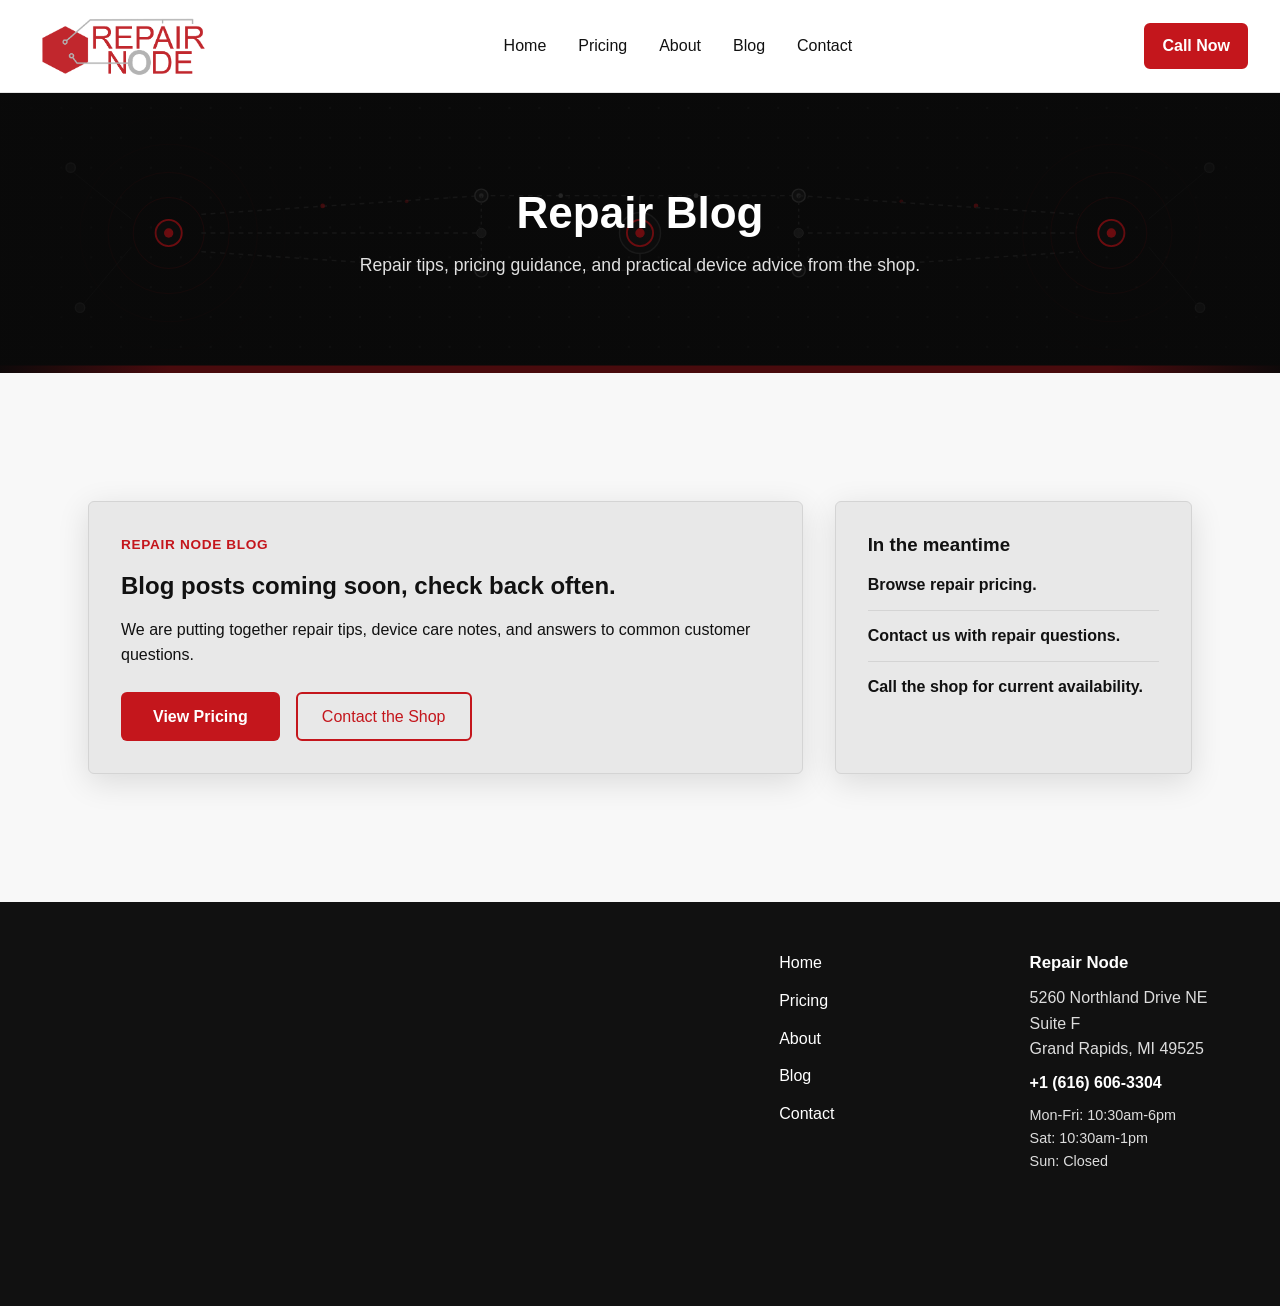
<file: blog.html>
<!DOCTYPE html>
<html lang="en">
<head>
  <meta charset="UTF-8">
  <meta name="viewport" content="width=device-width, initial-scale=1">
  <meta name="description" content="Repair Node blog with repair tips, pricing guidance, and device care articles for customers in Grand Rapids, MI.">

  <title>Repair Node Blog | Repair Tips & Device Repair Insights</title>
  <link rel="canonical" href="https://repairnode.com/blog.html">
  <meta property="og:title" content="Repair Node Blog | Repair Tips & Device Repair Insights">
  <meta property="og:description" content="Repair Node blog with repair tips, pricing guidance, and device care articles for customers in Grand Rapids, MI.">
  <meta property="og:type" content="website">
  <meta property="og:url" content="https://repairnode.com/blog.html">
  <meta property="og:image" content="https://repairnode.com/images/logo.png">
  <meta property="og:site_name" content="Repair Node">
  <meta name="twitter:card" content="summary_large_image">
  <meta name="twitter:title" content="Repair Node Blog | Repair Tips & Device Repair Insights">
  <meta name="twitter:description" content="Repair Node blog with repair tips, pricing guidance, and device care articles for customers in Grand Rapids, MI.">
  <meta name="twitter:image" content="https://repairnode.com/images/logo.png">

  <script defer data-domain="repairnode.com" src="https://plausible.io/js/script.js"></script>

  <!-- Google Analytics -->
  <script async src="https://www.googletagmanager.com/gtag/js?id=G-0PCR6D1NYZ"></script>
  <script>
    window.dataLayer = window.dataLayer || [];
    function gtag(){dataLayer.push(arguments);}
    gtag('js', new Date());

    gtag('config', 'G-0PCR6D1NYZ');
  </script>

  <link rel="stylesheet" href="/css/reset.css">
  <link rel="stylesheet" href="/css/main.css?v=20260526-3">

  <script type="application/ld+json">
{
  "@context": "https://schema.org",
  "@type": "Blog",
  "name": "Repair Node Blog",
  "url": "https://repairnode.com/blog.html",
  "description": "Repair Node blog with repair tips, pricing guidance, and device care articles for customers in Grand Rapids, MI.",
  "publisher": {
    "@type": "ElectronicsRepair",
    "name": "Repair Node",
    "logo": {
      "@type": "ImageObject",
      "url": "https://repairnode.com/images/logo.png"
    }
  }
}
  </script>
</head>

<body>

<header class="site-header">
  <div class="header-left">
    <a href="/index.html"><img src="/images/logo.png" alt="Repair Node Logo" class="logo"></a>
  </div>

  <button class="hamburger" id="hamburger" aria-label="Open menu" aria-expanded="false" aria-controls="main-nav">
    <span></span>
    <span></span>
    <span></span>
  </button>

  <nav class="main-nav" id="main-nav">
    <a href="/">Home</a>
    <a href="/pricing.html">Pricing</a>
    <a href="/about.html">About</a>
    <a href="/blog.html">Blog</a>
    <a href="/contact.html">Contact</a>
  </nav>

  <div class="header-right">
    <a href="tel:+16166063304" class="call-cta" data-location="nav" aria-label="Call Repair Node now" onclick="plausible('CallClick')">Call Now</a>
  </div>
</header>

<section class="page-banner">
  <div class="page-banner-content">
    <h1>Repair Blog</h1>
    <p>Repair tips, pricing guidance, and practical device advice from the shop.</p>
  </div>
</section>

<main class="blog-page">
  <section class="blog-feature">
    <div class="blog-feature-copy">
      <p class="blog-kicker">Repair Node Blog</p>
      <h2>Blog posts coming soon, check back often.</h2>
      <p>We are putting together repair tips, device care notes, and answers to common customer questions.</p>
      <div class="blog-actions">
        <a href="/pricing.html" class="btn-primary" data-lead-event="estimate_cta_click" data-location="blog">View Pricing</a>
        <a href="/contact.html" class="btn-secondary" data-lead-event="direct_contact_click" data-location="blog">Contact the Shop</a>
      </div>
    </div>

    <aside class="blog-feature-panel">
      <h3>In the meantime</h3>
      <ul class="blog-topic-list">
        <li>Browse repair pricing.</li>
        <li>Contact us with repair questions.</li>
        <li>Call the shop for current availability.</li>
      </ul>
    </aside>
  </section>
</main>

<footer>
  <div class="footer-content">
    <div class="map">
      <iframe src="https://www.google.com/maps/embed?pb=!1m18!1m12!1m3!1d2228.1641088832553!2d-85.5793296!3d43.057985599999995!2m3!1f0!2f0!3f0!3m2!1i1024!2i768!4f13.1!3m3!1m2!1s0x8818552ce7cad06b%3A0xb2f5face08d260aa!2sREPAIR%20NODE!5e1!3m2!1sen!2sus!4v1769824082586!5m2!1sen!2sus" width="600" height="450" style="border:0;" allowfullscreen="" loading="lazy" referrerpolicy="no-referrer-when-downgrade"></iframe>
    </div>

    <div class="footer-right">
      <nav class="footer-nav">
        <a href="/">Home</a>
        <a href="/pricing.html">Pricing</a>
        <a href="/about.html">About</a>
        <a href="/blog.html">Blog</a>
        <a href="/contact.html">Contact</a>
      </nav>

      <div class="business-info">
        <p><strong>Repair Node</strong></p>
        <p>5260 Northland Drive NE Suite F<br>Grand Rapids, MI 49525</p>
        <p><a href="tel:+16166063304">+1 (616) 606-3304</a></p>
        <p class="hours">
          Mon-Fri: 10:30am-6pm<br>
          Sat: 10:30am-1pm<br>
          Sun: Closed
        </p>
      </div>
    </div>
  </div>
</footer>

<script src="/js/main.js?v=20260526-4"></script>

</body>
</html>
</file>
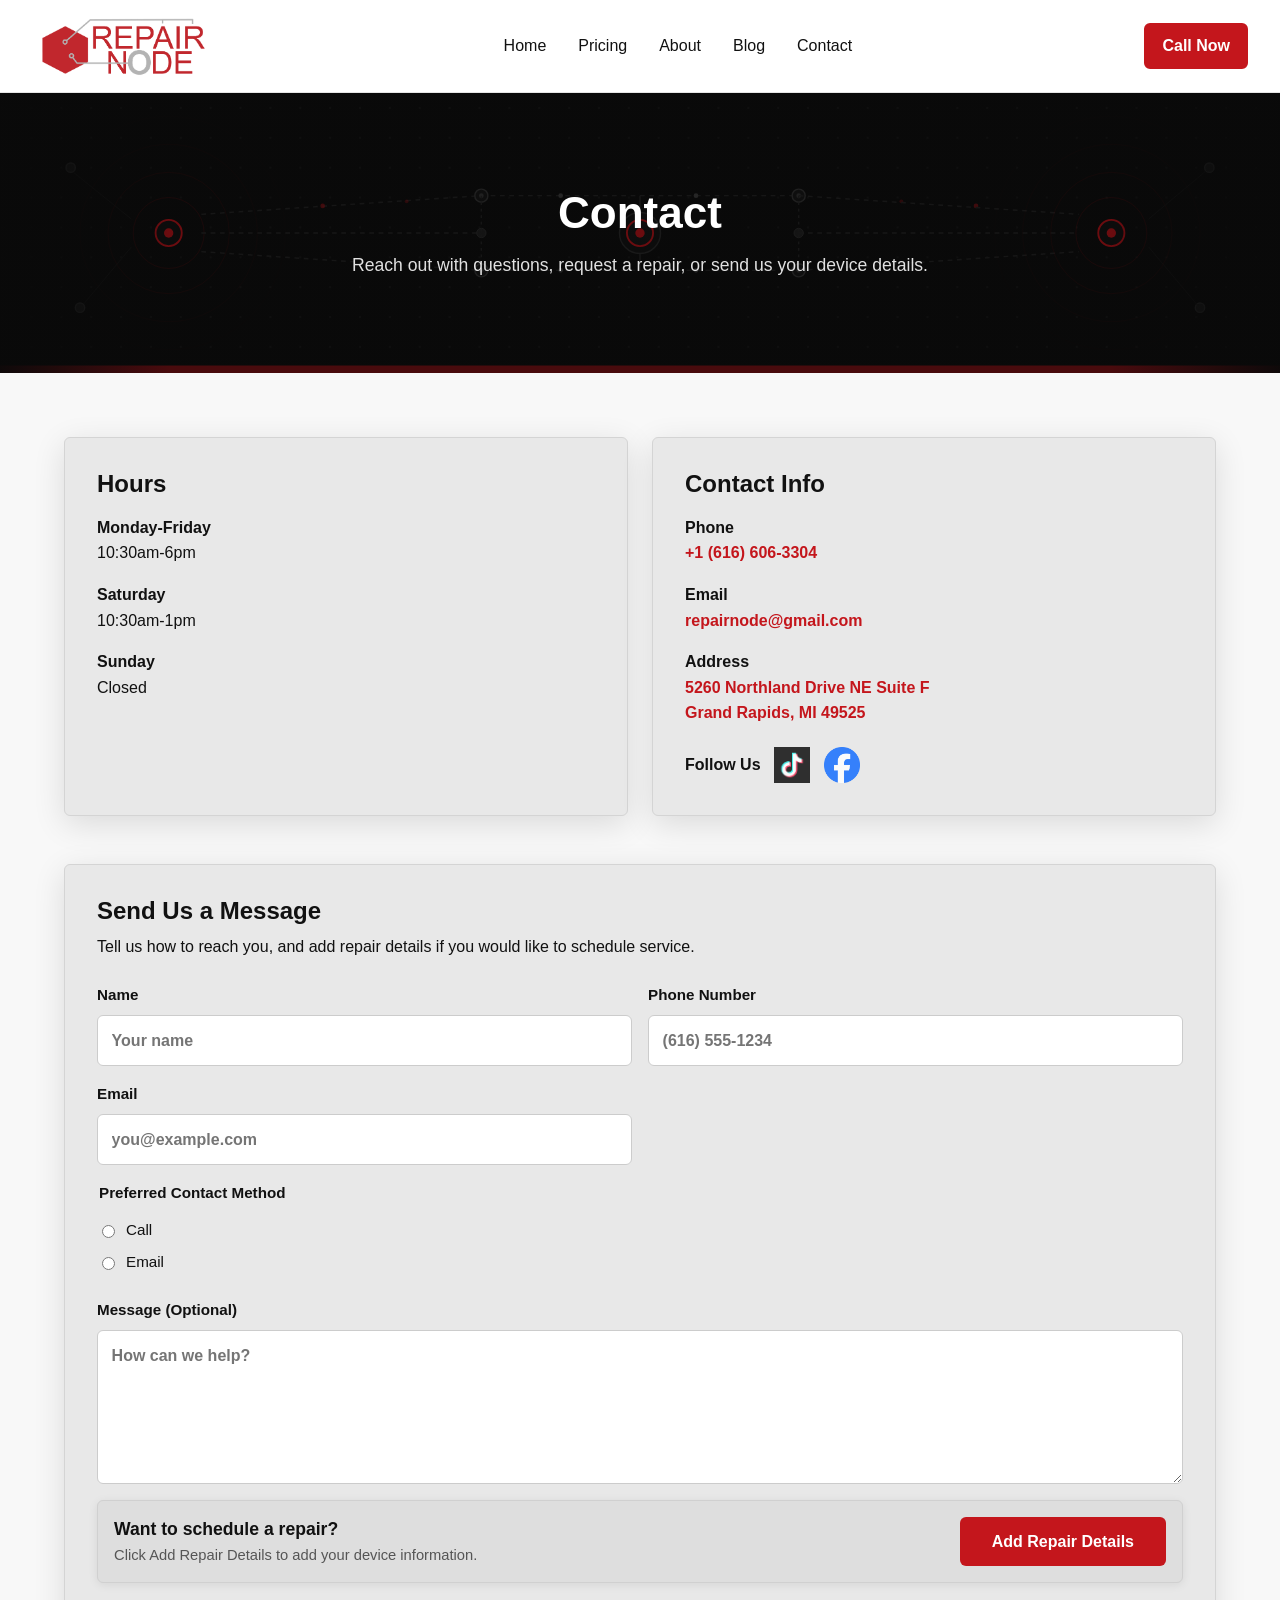
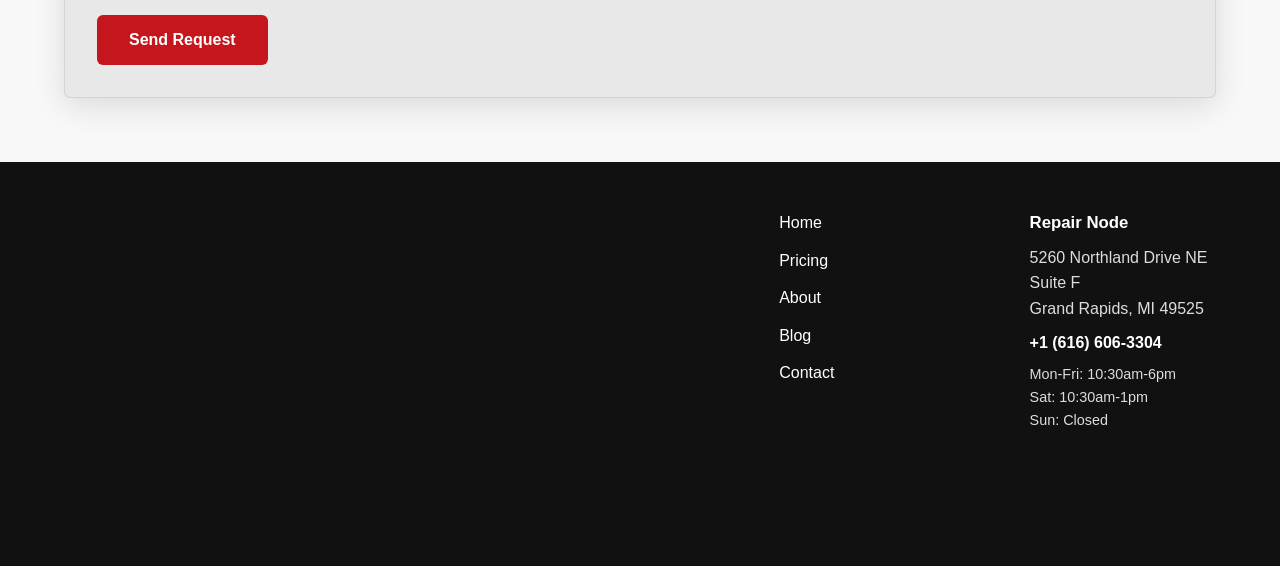
<file: contact.html>
<!DOCTYPE html>
<html lang="en">
<head>
  <meta charset="UTF-8">
  <meta name="viewport" content="width=device-width, initial-scale=1">
  <meta name="description" content="Contact Repair Node in Grand Rapids, MI for phone, tablet, computer, console, and controller repair. Call, email, or send a repair request online.">

  <title>Contact Repair Node | Device Repair in Grand Rapids</title>
  <link rel="canonical" href="https://repairnode.com/contact.html">
  <meta property="og:title" content="Contact Repair Node | Device Repair in Grand Rapids">
  <meta property="og:description" content="Contact Repair Node in Grand Rapids, MI for phone, tablet, computer, console, and controller repair. Call, email, or send a repair request online.">
  <meta property="og:type" content="website">
  <meta property="og:url" content="https://repairnode.com/contact.html">
  <meta property="og:image" content="https://repairnode.com/images/contact-header.svg">
  <meta property="og:site_name" content="Repair Node">
  <meta name="twitter:card" content="summary_large_image">
  <meta name="twitter:title" content="Contact Repair Node | Device Repair in Grand Rapids">
  <meta name="twitter:description" content="Contact Repair Node in Grand Rapids, MI for phone, tablet, computer, console, and controller repair. Call, email, or send a repair request online.">
  <meta name="twitter:image" content="https://repairnode.com/images/contact-header.svg">

  <script defer data-domain="repairnode.com" src="https://plausible.io/js/script.js"></script>

  <!-- Google Analytics -->
  <script async src="https://www.googletagmanager.com/gtag/js?id=G-0PCR6D1NYZ"></script>
  <script>
    window.dataLayer = window.dataLayer || [];
    function gtag(){dataLayer.push(arguments);}
    gtag('js', new Date());

    gtag('config', 'G-0PCR6D1NYZ');
  </script>

  <link rel="stylesheet" href="/css/reset.css">
  <link rel="stylesheet" href="/css/main.css?v=20260526-3">

  <script type="application/ld+json">
{
  "@context": "https://schema.org",
  "@type": "ContactPage",
  "name": "Contact Repair Node",
  "url": "https://repairnode.com/contact.html",
  "description": "Contact Repair Node in Grand Rapids, MI for phone, tablet, computer, console, and controller repair. Call, email, or send a repair request online.",
  "mainEntity": {
    "@type": "ElectronicsRepair",
    "name": "Repair Node",
    "telephone": "+16166063304",
    "email": "mailto:repairnode@gmail.com",
    "image": "https://repairnode.com/images/contact-header.svg",
    "address": {
      "@type": "PostalAddress",
      "streetAddress": "5260 Northland Drive NE Suite F",
      "addressLocality": "Grand Rapids",
      "addressRegion": "MI",
      "postalCode": "49525",
      "addressCountry": "US"
    }
  }
}
  </script>
</head>

<body>

<header class="site-header">
  <div class="header-left">
    <a href="/index.html"><img src="/images/logo.png" alt="Repair Node Logo" class="logo"></a>
  </div>

  <button class="hamburger" id="hamburger" aria-label="Open menu" aria-expanded="false" aria-controls="main-nav">
    <span></span>
    <span></span>
    <span></span>
  </button>

  <nav class="main-nav" id="main-nav">
    <a href="/">Home</a>
    <a href="/pricing.html">Pricing</a>
    <a href="/about.html">About</a>
    <a href="/blog.html">Blog</a>
    <a href="/contact.html">Contact</a>
  </nav>

  <div class="header-right">
    <a href="tel:+16166063304" class="call-cta" data-location="nav" aria-label="Call Repair Node now" onclick="plausible('CallClick')">Call Now</a>
  </div>
</header>

<section class="page-banner">
  <div class="page-banner-content">
    <h1>Contact</h1>
    <p>Reach out with questions, request a repair, or send us your device details.</p>
  </div>
</section>

<section class="contact-page">
  <div class="contact-card-grid">
    <article class="contact-card">
      <h2>Hours</h2>
      <p><strong>Monday-Friday</strong><br>10:30am-6pm</p>
      <p><strong>Saturday</strong><br>10:30am-1pm</p>
      <p><strong>Sunday</strong><br>Closed</p>
    </article>

    <article class="contact-card">
      <h2>Contact Info</h2>
      <p><strong>Phone</strong><br><a href="tel:+16166063304" data-location="contact_card">+1 (616) 606-3304</a></p>
      <p><strong>Email</strong><br><a href="mailto:repairnode@gmail.com" data-location="contact_card">repairnode@gmail.com</a></p>
      <p><strong>Address</strong><br><a href="https://www.google.com/maps/dir/?api=1&amp;destination=5260+Northland+Drive+NE+Suite+F%2C+Grand+Rapids%2C+MI+49525" data-lead-event="directions" data-location="contact_card" target="_blank" rel="noopener">5260 Northland Drive NE Suite F<br>Grand Rapids, MI 49525</a></p>
      <div class="contact-social-links" aria-label="Follow Repair Node">
        <span>Follow Us</span>
        <a href="https://tiktok.com/@repair_node" data-social-platform="tiktok" target="_blank" rel="noopener" aria-label="Repair Node on TikTok">
          <img src="/images/tiktok.png" alt="">
        </a>
        <a href="https://facebook.com/repairnode" data-social-platform="facebook" target="_blank" rel="noopener" aria-label="Repair Node on Facebook">
          <img src="/images/facebook.png" alt="">
        </a>
      </div>
    </article>
  </div>

  <div class="contact-form-card" id="schedule-repair">
    <div class="contact-form-copy">
      <h2>Send Us a Message</h2>
      <p>Tell us how to reach you, and add repair details if you would like to schedule service.</p>
    </div>

    <form class="contact-form" id="contact-form" name="contact_form">
      <input type="hidden" name="access_key" value="b8d2a199-78da-4c6b-9cae-2ab69df18e78">
      <input type="hidden" name="subject" value="New Repair Request - Repair Node">
      <input type="hidden" name="form_started_at" id="form-started-at">
      <input type="checkbox" name="botcheck" style="display:none" tabindex="-1" autocomplete="off" aria-hidden="true">

      <label class="field-group" for="contact-name">
        <span>Name</span>
        <input id="contact-name" name="name" type="text" autocomplete="name" placeholder="Your name" required>
      </label>

      <label class="field-group" for="contact-phone">
        <span>Phone Number</span>
        <input id="contact-phone" name="phone" type="tel" autocomplete="tel" placeholder="(616) 555-1234" required>
      </label>

      <label class="field-group" for="contact-email">
        <span>Email</span>
        <input id="contact-email" name="email" type="email" autocomplete="email" placeholder="you@example.com" required>
      </label>

      <fieldset class="field-group contact-radio-group">
        <legend>Preferred Contact Method</legend>
        <label class="radio-option">
          <input type="radio" name="preferred-contact" value="Call" required>
          <span>Call</span>
        </label>
        <label class="radio-option">
          <input type="radio" name="preferred-contact" value="Email">
          <span>Email</span>
        </label>
      </fieldset>

      <label class="field-group contact-message" id="contact-message-field" for="contact-message">
        <span>Message (Optional)</span>
        <textarea id="contact-message" name="message" rows="5" placeholder="How can we help?"></textarea>
      </label>

      <div class="contact-schedule-toggle">
        <div>
          <p class="contact-schedule-copy">Want to schedule a repair?</p>
          <p class="contact-schedule-note">Click Add Repair Details to add your device information.</p>
        </div>
        <button type="button" class="btn-primary schedule-toggle" id="schedule-toggle" aria-expanded="false" aria-controls="repair-details">
          Add Repair Details
        </button>
      </div>

      <div class="repair-details" id="repair-details" hidden>
        <label class="field-group" for="repair-make">
          <span>Make</span>
          <input id="repair-make" name="repair-make" type="text" placeholder="Apple, Samsung, Sony, Xbox...">
        </label>

        <label class="field-group" for="repair-model">
          <span>Model</span>
          <input id="repair-model" name="repair-model" type="text" placeholder="iPhone 15, PS5, Switch OLED...">
        </label>

        <fieldset class="field-group contact-radio-group">
          <legend>Common Service</legend>
          <label class="radio-option">
            <input type="radio" name="common-service" value="Screen Repair">
            <span>Screen Repair</span>
          </label>
          <label class="radio-option">
            <input type="radio" name="common-service" value="Battery Replacement">
            <span>Battery Replacement</span>
          </label>
          <label class="radio-option">
            <input type="radio" name="common-service" value="Charge Port">
            <span>Charge Port</span>
          </label>
          <label class="radio-option">
            <input type="radio" name="common-service" value="HDMI Port">
            <span>HDMI Port</span>
          </label>
          <label class="radio-option">
            <input type="radio" name="common-service" value="Cleaning">
            <span>Cleaning</span>
          </label>
          <label class="radio-option">
            <input type="radio" name="common-service" value="Stick Drift">
            <span>Stick Drift</span>
          </label>
          <label class="radio-option">
            <input type="radio" name="common-service" value="Diagnostic">
            <span>Diagnostic</span>
          </label>
          <label class="radio-option">
            <input type="radio" name="common-service" value="Other">
            <span>Other</span>
          </label>
        </fieldset>

        <label class="field-group repair-comments" for="repair-comments">
          <span>Additional Comments</span>
          <textarea id="repair-comments" name="repair-comments" rows="5" placeholder="Tell us what is going on with the device."></textarea>
        </label>
      </div>

      <div class="contact-form-actions">
        <div class="h-captcha" data-captcha="true" data-onload="onRepairNodeCaptchaLoaded" data-callback="onRepairNodeCaptchaSuccess" data-error-callback="onRepairNodeCaptchaError" data-expired-callback="onRepairNodeCaptchaExpired"></div>
        <button type="submit" class="btn-primary" id="submit-btn">Send Request</button>
      </div>

      <p class="form-message" id="form-message" hidden></p>
    </form>
  </div>
</section>

<footer>
  <div class="footer-content">
    <div class="map">
      <iframe src="https://www.google.com/maps/embed?pb=!1m18!1m12!1m3!1d2228.1641088832553!2d-85.5793296!3d43.057985599999995!2m3!1f0!2f0!3f0!3m2!1i1024!2i768!4f13.1!3m3!1m2!1s0x8818552ce7cad06b%3A0xb2f5face08d260aa!2sREPAIR%20NODE!5e1!3m2!1sen!2sus!4v1769824082586!5m2!1sen!2sus" width="600" height="450" style="border:0;" allowfullscreen="" loading="lazy" referrerpolicy="no-referrer-when-downgrade"></iframe>
    </div>

    <div class="footer-right">
      <nav class="footer-nav">
        <a href="/">Home</a>
        <a href="/pricing.html">Pricing</a>
        <a href="/about.html">About</a>
        <a href="/blog.html">Blog</a>
        <a href="/contact.html">Contact</a>
      </nav>

      <div class="business-info">
        <p><strong>Repair Node</strong></p>
        <p>5260 Northland Drive NE Suite F<br>Grand Rapids, MI 49525</p>
        <p><a href="tel:+16166063304">+1 (616) 606-3304</a></p>
        <p class="hours">
          Mon-Fri: 10:30am-6pm<br>
          Sat: 10:30am-1pm<br>
          Sun: Closed
        </p>
      </div>
    </div>
  </div>
</footer>

<script src="/js/main.js?v=20260526-4"></script>
<script src="/js/contact.js?v=20260526-4"></script>
<script src="https://web3forms.com/client/script.js" async defer></script>

</body>
</html>
</file>
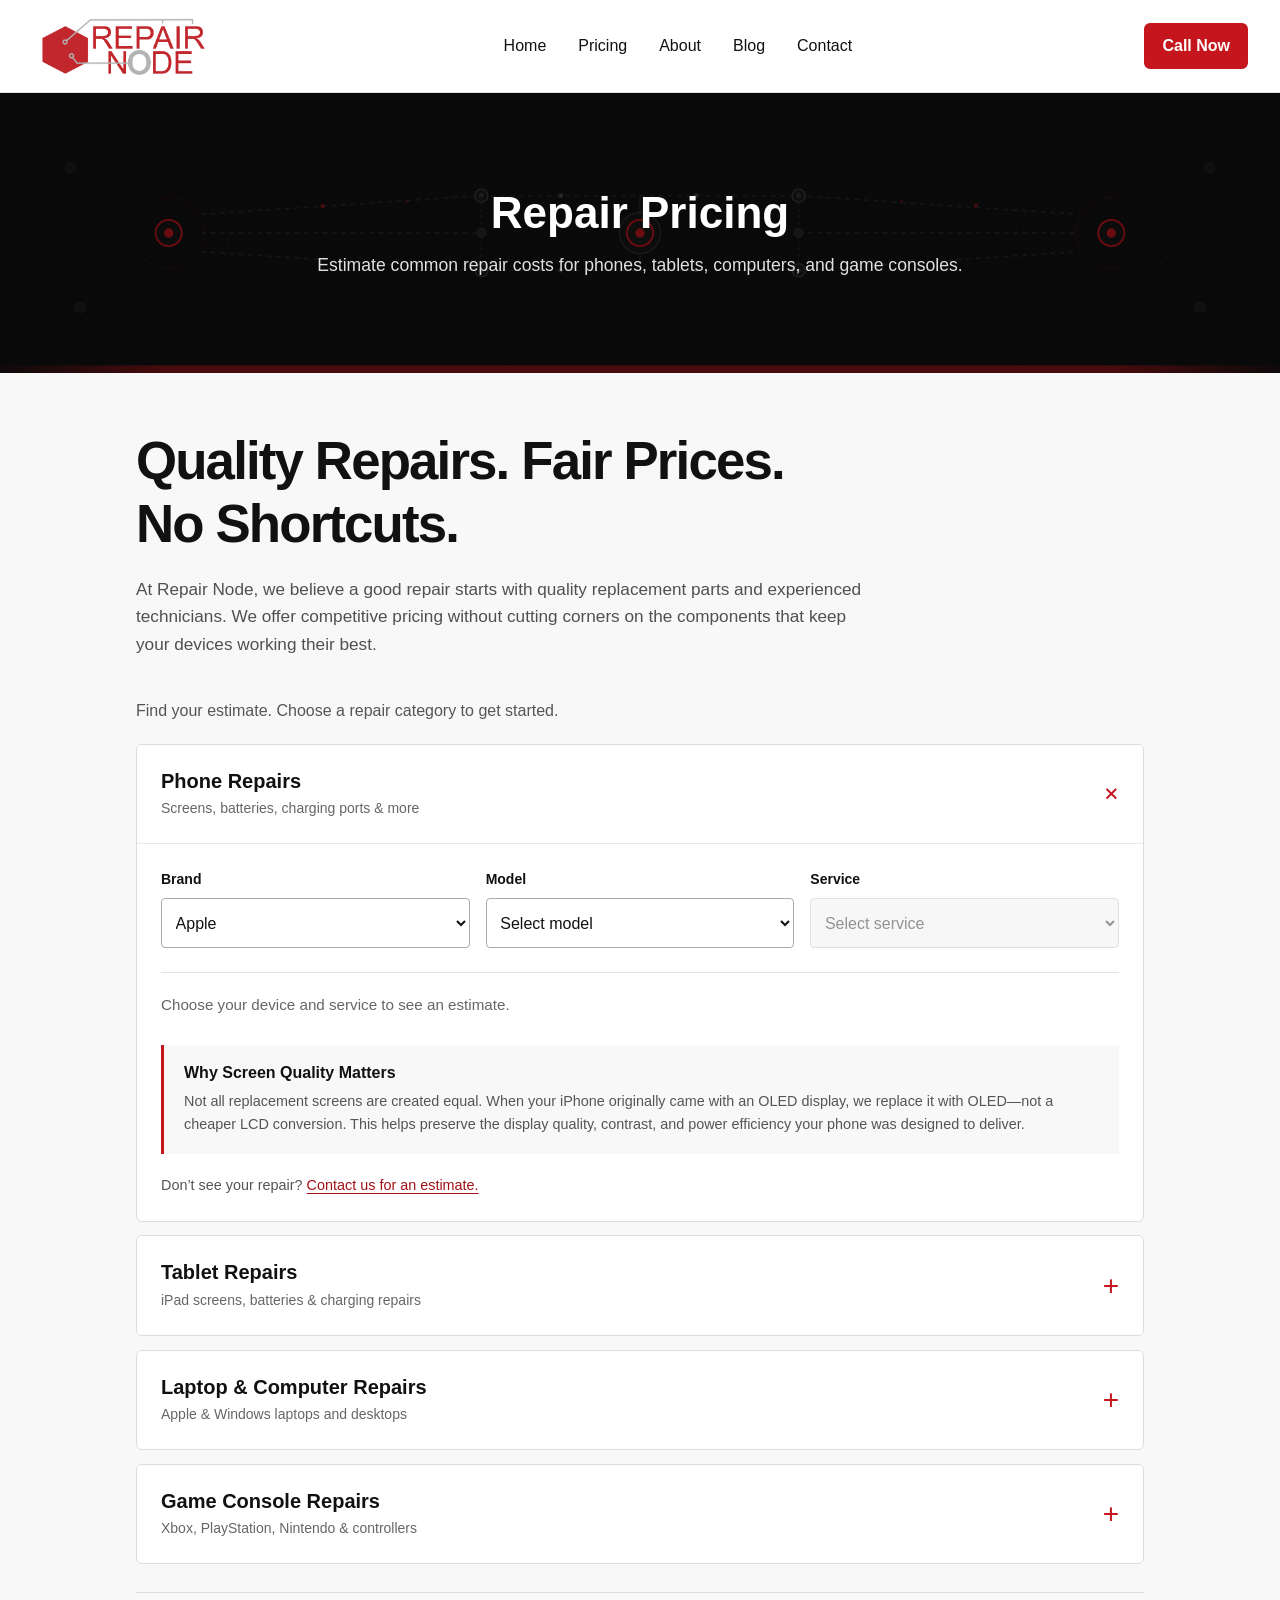
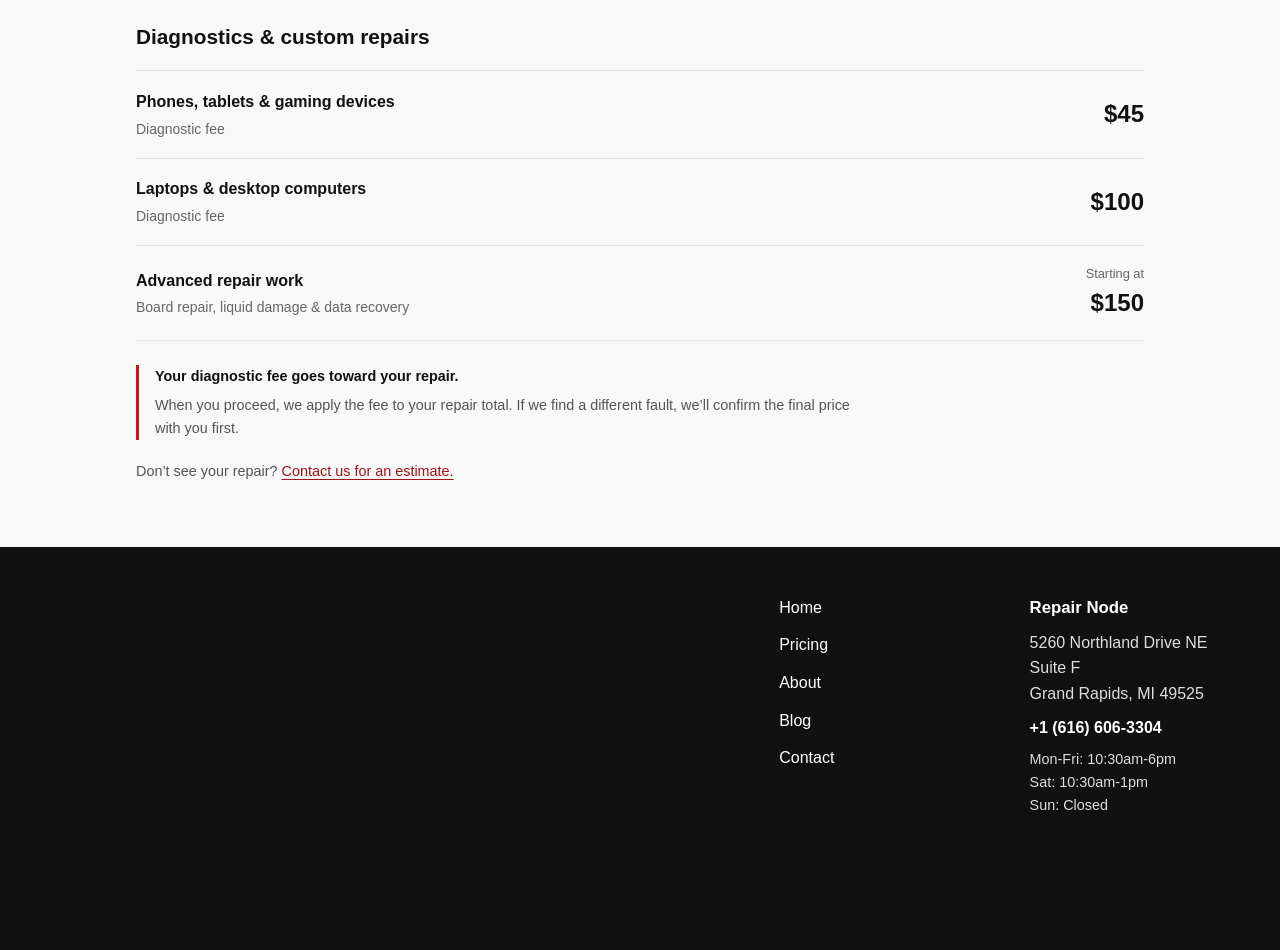
<file: pricing.html>
<!DOCTYPE html>
<html lang="en">
<head>
  <meta charset="UTF-8">
  <meta name="viewport" content="width=device-width, initial-scale=1">
  <meta name="description" content="Repair pricing for phones, tablets, computers, game consoles, and diagnostics in Grand Rapids, MI. Browse common repair estimates from Repair Node.">

  <title>Repair Pricing in Grand Rapids | Phone, Computer & Console Repair | Repair Node</title>
  <link rel="canonical" href="https://repairnode.com/pricing-2/">
  <meta property="og:title" content="Repair Pricing in Grand Rapids | Phone, Computer & Console Repair | Repair Node">
  <meta property="og:description" content="Repair pricing for phones, tablets, computers, game consoles, and diagnostics in Grand Rapids, MI. Browse common repair estimates from Repair Node.">
  <meta property="og:type" content="website">
  <meta property="og:url" content="https://repairnode.com/pricing-2/">
  <meta property="og:image" content="https://repairnode.com/images/logo.png">
  <meta property="og:site_name" content="Repair Node">
  <meta name="twitter:card" content="summary_large_image">
  <meta name="twitter:title" content="Repair Pricing in Grand Rapids | Phone, Computer & Console Repair | Repair Node">
  <meta name="twitter:description" content="Repair pricing for phones, tablets, computers, game consoles, and diagnostics in Grand Rapids, MI. Browse common repair estimates from Repair Node.">
  <meta name="twitter:image" content="https://repairnode.com/images/logo.png">

  <!-- Plausible -->
  <script defer data-domain="repairnode.com" src="https://plausible.io/js/script.js"></script>

  <!-- Google Analytics -->
  <script async src="https://www.googletagmanager.com/gtag/js?id=G-0PCR6D1NYZ"></script>
  <script>
    window.dataLayer = window.dataLayer || [];
    function gtag(){dataLayer.push(arguments);}
    gtag('js', new Date());

    gtag('config', 'G-0PCR6D1NYZ');
  </script>

  <link rel="stylesheet" href="/css/reset.css">
  <link rel="stylesheet" href="/css/main.css?v=20260526-3">

  <script type="application/ld+json">
{
  "@context": "https://schema.org",
  "@type": "ElectronicsRepair",
  "name": "Repair Node",
  "url": "https://repairnode.com/pricing-2/",
  "image": "https://repairnode.com/images/logo.png",
  "telephone": "+16166063304",
  "priceRange": "$$",
  "address": {
    "@type": "PostalAddress",
    "streetAddress": "5260 Northland Drive NE Suite F",
    "addressLocality": "Grand Rapids",
    "addressRegion": "MI",
    "postalCode": "49525",
    "addressCountry": "US"
  },
  "openingHoursSpecification": [
    {
      "@type": "OpeningHoursSpecification",
      "dayOfWeek": [
        "Monday",
        "Tuesday",
        "Wednesday",
        "Thursday",
        "Friday"
      ],
      "opens": "10:30:00",
      "closes": "18:00:00"
    },
    {
      "@type": "OpeningHoursSpecification",
      "dayOfWeek": "Saturday",
      "opens": "10:30:00",
      "closes": "13:00:00"
    }
  ]
}
  </script>
  <link rel="stylesheet" href="/css/pricing.css?v=20261027-2">
</head>

<body>
<a class="skip-link" href="#pricing-main">Skip to repair pricing</a>

<!-- ================= HEADER ================= -->
<header class="site-header">
  <div class="header-left">
    <a href="/index.html"><img src="/images/logo.png" alt="Repair Node Logo" class="logo"></a>
  </div>

  <!-- Hamburger button (mobile/tablet only) -->
  <button class="hamburger" id="hamburger" aria-label="Open menu" aria-expanded="false" aria-controls="main-nav">
    <span></span>
    <span></span>
    <span></span>
  </button>

  <nav class="main-nav" id="main-nav">
    <a href="/">Home</a>
    <a href="/pricing.html">Pricing</a>
    <a href="/about.html">About</a>
    <a href="/blog.html">Blog</a>
    <a href="/contact.html">Contact</a>
  </nav>

  <div class="header-right">
    <a href="tel:+16166063304" class="call-cta" data-location="nav" aria-label="Call Repair Node now" onclick="if(window.plausible) plausible('CallClick')">Call Now</a>
  </div>
</header>

<section class="page-banner" aria-label="Repair pricing">
  <div class="page-banner-content">
    <p class="pricing-banner-title">Repair Pricing</p>
    <p>Estimate common repair costs for phones, tablets, computers, and game consoles.</p>
  </div>
</section>

<main id="pricing-main" class="pricing-page">
  <section class="pricing-intro" aria-labelledby="pricing-headline">
    <h1 id="pricing-headline">Quality Repairs. Fair Prices. No Shortcuts.</h1>
    <p>At Repair Node, we believe a good repair starts with quality replacement parts and experienced technicians. We offer competitive pricing without cutting corners on the components that keep your devices working their best.</p>
  </section>
  <p class="selector-intro">Find your estimate. Choose a repair category to get started.</p>
  <p id="catalog-status" role="status">Loading repair pricing…</p>
  <noscript><p>Enable JavaScript to browse repair estimates, or <a href="tel:+16166063304">call (616) 606-3304</a> for pricing.</p></noscript>
  <div id="repair-categories"></div>
  <section class="diagnostic-policy" aria-labelledby="diagnostic-heading">
    <h2 id="diagnostic-heading">Diagnostics &amp; custom repairs</h2>
    <dl class="diagnostic-fees">
      <div>
        <dt>Phones, tablets &amp; gaming devices<span>Diagnostic fee</span></dt>
        <dd>$45</dd>
      </div>
      <div>
        <dt>Laptops &amp; desktop computers<span>Diagnostic fee</span></dt>
        <dd>$100</dd>
      </div>
      <div>
        <dt>Advanced repair work<span>Board repair, liquid damage &amp; data recovery</span></dt>
        <dd><span>Starting at</span> $150</dd>
      </div>
    </dl>
    <div class="diagnostic-credit">
      <p><strong>Your diagnostic fee goes toward your repair.</strong></p>
      <p>When you proceed, we apply the fee to your repair total. If we find a different fault, we’ll confirm the final price with you first.</p>
    </div>
    <p class="diagnostic-contact">Don’t see your repair? <a href="/contact/">Contact us for an estimate.</a></p>
  </section>
</main>
<footer>
  <div class="footer-content">
    <div class="map">
      <iframe title="Repair Node location map" src="https://www.google.com/maps/embed?pb=!1m18!1m12!1m3!1d2228.1641088832553!2d-85.5793296!3d43.057985599999995!2m3!1f0!2f0!3f0!3m2!1i1024!2i768!4f13.1!3m3!1m2!1s0x8818552ce7cad06b%3A0xb2f5face08d260aa!2sREPAIR%20NODE!5e1!3m2!1sen!2sus!4v1769824082586!5m2!1sen!2sus" width="600" height="450" style="border:0;" allowfullscreen="" loading="lazy" referrerpolicy="no-referrer-when-downgrade"></iframe>
    </div>

    <div class="footer-right">
      <nav class="footer-nav">
        <a href="/">Home</a>
        <a href="/pricing.html">Pricing</a>
        <a href="/about.html">About</a>
        <a href="/blog.html">Blog</a>
        <a href="/contact.html">Contact</a>
      </nav>

      <div class="business-info">
        <p><strong>Repair Node</strong></p>
        <p>5260 Northland Drive NE Suite F<br>Grand Rapids, MI 49525</p>
        <p><a href="tel:+16166063304">+1 (616) 606-3304</a></p>
        <p class="hours">
          Mon-Fri: 10:30am-6pm<br>
          Sat: 10:30am-1pm<br>
          Sun: Closed
        </p>
      </div>
    </div>
  </div>
</footer>

<script src="/js/main.js?v=20260526-4"></script>
<script src="/js/pricing-core.js?v=20261027-1"></script>
<script src="/js/pricing.js?v=20261111-3"></script>
</body>
</html>
</file>
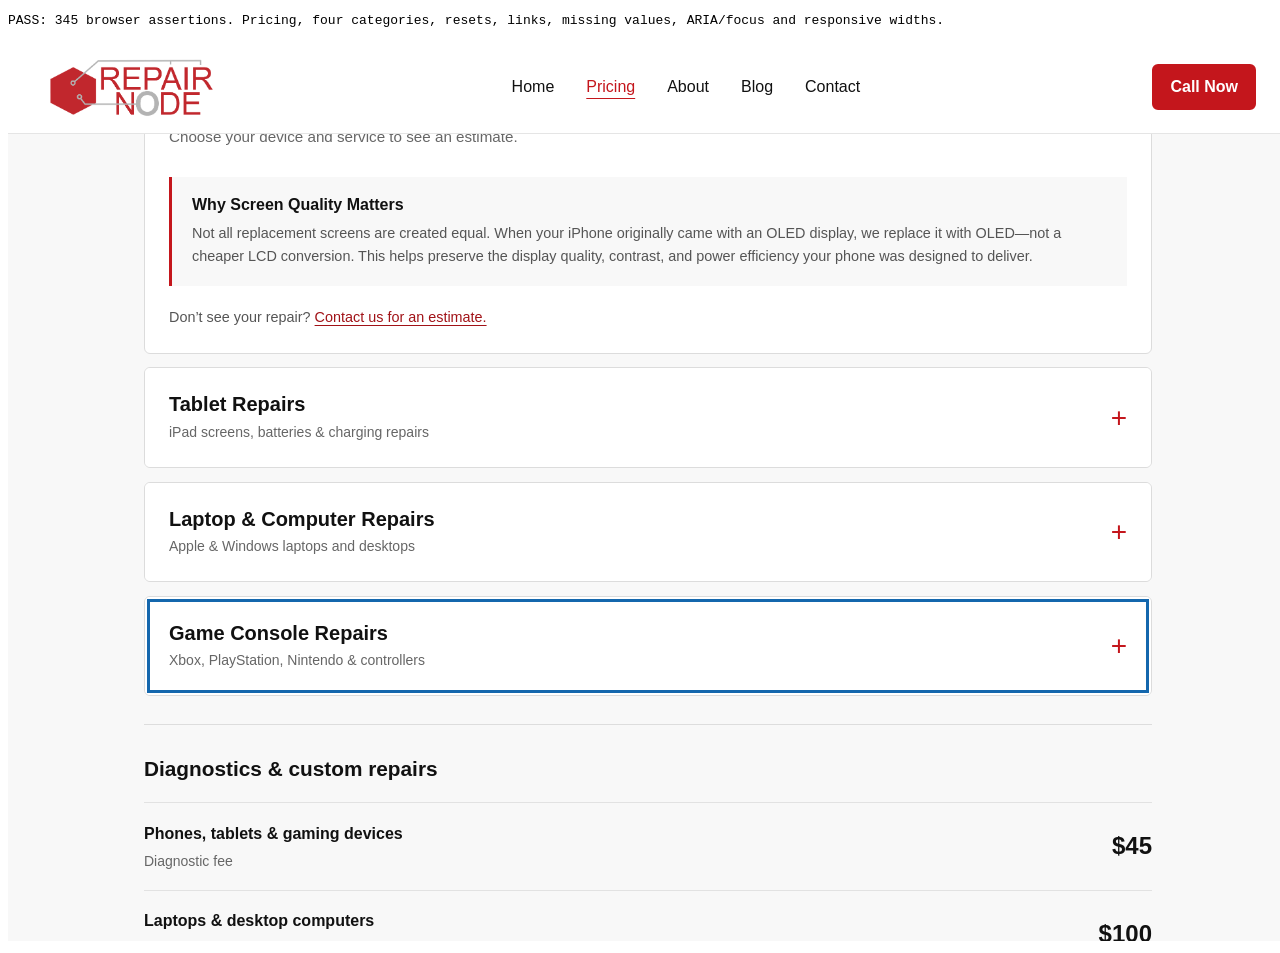
<file: tests/pricing/browser.html>
<!doctype html><html lang="en"><meta charset="utf-8"><title>Pricing browser checks</title>
<style>iframe { width: 100%; height: 900px; border: 0 } pre { white-space: pre-wrap }</style>
<pre id="results">RUNNING</pre><iframe title="Pricing page under test"></iframe>
<script>
(async () => {
 const frame = document.querySelector('iframe');
 frame.src = new URLSearchParams(location.search).get('page') === 'legacy' ? '/pricing.html' : '/pricing-2/';
 await new Promise(resolve => frame.addEventListener('load', resolve, { once:true }));
 const w = frame.contentWindow, d = frame.contentDocument;
 let count = 0;
 const assert = (value, message) => { if (!value) throw Error(message); count++; };
 const wait = async () => { for(let i=0;i<100 && !d.querySelector('.repair-form');i++) await new Promise(r=>setTimeout(r,50)); };
 try {
  await wait();
  const core = w.RepairPricing;
  const choose = (s, text) => { const o = [...s.options].find(o => o.text === text); assert(o, `Missing option ${text}`); s.value = o.value; s.dispatchEvent(new w.Event('change')); };
  const form = id => d.querySelector(`#${id}-panel form`);
  const fields = id => form(id).querySelectorAll('select');
  const result = id => form(id).querySelector('.estimate-region');
  const price = id => result(id).querySelector('strong')?.textContent;
  const open = id => d.getElementById(`${id}-toggle`).click();
  assert(d.querySelectorAll('.repair-category').length === 4, 'Four categories');
  assert(d.querySelectorAll('.category-toggle[aria-expanded="true"]').length === 1, 'One category initially open');
  const [brand,model,sub,service] = fields('phones');
  assert(brand.selectedOptions[0].text === 'Apple', 'Apple default');
  assert(model.options[1].text === 'iPhone 17 Pro Max', 'Newest models first');
  assert(sub.parentElement.hidden, 'No redundant submodel');
  const cases = [ ['iPhone 13','OLED Screen Replacement','$119'], ['iPhone 13','Battery Replacement','$89'], ['iPhone 14','OLED Screen Replacement','$129'], ['iPhone 15','OLED Screen Replacement','$139'], ['iPhone 16 Pro','OLED Screen Replacement','$179'], ['iPhone 11','LCD Screen Replacement','$89'] ];
  for(const [device,repair,expected] of cases) {
   choose(model,device); assert(!price('phones'), 'Model change clears estimate');
   choose(service,repair); assert(price('phones') === expected, `${device} ${repair} ${expected}`);
   const url = new URL(result('phones').querySelector('.btn-primary').href);
   assert(url.pathname === '/contact/' && url.hash === '#schedule-repair', 'Existing contact flow');
   assert(url.searchParams.get('model') === device && url.searchParams.get('service'), 'Prefilled model and service');
   assert(url.searchParams.get('estimate') === expected, 'Estimate passed in URL');
   assert(result('phones').querySelector('.btn-secondary').getAttribute('href') === 'tel:+16166063304', 'Clickable call action');
  }
  for(const [device,expected] of [['iPhone 17 Pro Max','$179'],['iPhone 17 Pro','$169'],['iPhone 17','$149'],['iPhone 17e','$129'],['iPhone Air','$179']]) {
   choose(model,device); choose(service,'OLED Screen Replacement'); assert(price('phones') === expected, `${device} supplied screen price visible`);
  }
  choose(service,'Battery Replacement'); assert(price('phones') === 'Contact for current pricing', 'Unconfirmed battery hidden');
  choose(service,'Charging Port Replacement'); assert(price('phones') === 'Contact for current pricing', 'Unconfirmed port hidden');
  choose(model,'iPhone 6'); choose(service,'LCD Screen Replacement'); assert(price('phones') === '$69', 'Older supplied screen price visible');
  const catalog = await (await w.fetch('/data/pricing-catalog.json')).json();
  for(const phone of catalog.deviceTypes[0].makes[0].models[0].subModels) {
   choose(model,`iPhone ${phone.name}`);
   assert([...service.options].filter(o=>/Screen|LCD|OLED/.test(o.text)).length === 1, 'One screen tier');
   if((phone.services.find(s=>s.name === 'Screen Repair')).displayType === 'OLED') assert(![...service.options].some(o=>/LCD/.test(o.text)), `No LCD conversion for ${phone.name}`);
  }
  choose(brand,'Samsung'); choose(model,'Galaxy S23'); choose(service,'Screen Repair'); assert(price('phones') === '$239','Samsung unchanged');
  for(const [device,screenPrice] of [['Galaxy S10','$250'],['Galaxy S10 5G','$300'],['Galaxy S10 Plus','$350'],['Galaxy S10e','$200'],['Galaxy S10 Lite','$260'],['Galaxy S20','$300'],['Galaxy S20 Plus','$310']]) {
   choose(model,device); choose(service,'Screen Repair'); assert(price('phones') === screenPrice, `${device} spreadsheet screen price`);
   choose(service,'Battery Replacement'); assert(price('phones') === '$100',`${device} spreadsheet battery price`);
   choose(service,'Charging Port Replacement'); assert(price('phones') === '$100',`${device} spreadsheet charging port price`);
  }
  choose(brand,'Google'); choose(model,'Pixel 8'); choose(service,'Screen Repair'); assert(price('phones') === '$209','Google unchanged');
  choose(brand,'Select brand'); assert(!price('phones') && service.disabled && model.parentElement.hidden, 'Cleared brand resets everything');
  open('tablets'); choose(fields('tablets')[1],'iPad 10/11'); choose(fields('tablets')[3],'Screen Repair'); assert(price('tablets') === '$140','Tablet price');
  open('computers'); assert(!price('tablets') && !price('phones'), 'Switch category clears old estimates');
  choose(fields('computers')[1],'Desktop'); choose(fields('computers')[3],'Apple Computer Labor'); assert(price('computers') === '$210','Existing actual service preserved');
  choose(fields('computers')[3],'Diagnostic'); assert(price('computers') === '$100','Computer diagnostic');
  choose(fields('computers')[0],'Windows'); choose(fields('computers')[1],'Laptop'); choose(fields('computers')[3],'Battery Replacement'); assert(price('computers') === 'Contact for current pricing','Missing quote stays missing');
  open('gaming'); choose(fields('gaming')[0],'Nintendo'); choose(fields('gaming')[1],'Switch OLED'); choose(fields('gaming')[3],'Screen Repair'); assert(price('gaming') === '$210','Nintendo actual service visible');
  choose(fields('gaming')[0],'Microsoft'); choose(fields('gaming')[1],'Xbox Series X'); choose(fields('gaming')[3],'HDMI Port Replacement'); assert(price('gaming') === '$100','Xbox price');
  choose(fields('gaming')[0],'Sony'); choose(fields('gaming')[1],'PlayStation PS5'); choose(fields('gaming')[3],'Cleaning'); assert(price('gaming') === '$80','PlayStation price');
  choose(fields('gaming')[0],'Controller · Switch/Joy-Con'); assert(fields('gaming')[1].parentElement.hidden,'Controller needs no model'); choose(fields('gaming')[3],'Stick Replacement'); assert(price('gaming') === '$30','Controller preserved');
  open('phones'); assert(model.value === '' && service.disabled && !price('phones'), 'Reopened category reset');
  for(const input of [null,{}, {price:0},{price:-5},{price:null},{price:NaN},{price:149,verificationRequired:true}]) assert(core.price(input) === 'Contact for current pricing','No fabricated price');
  const type={serviceOptions:['Missing','Diagnostic'],defaultServices:[{name:'Diagnostic',price:45}]};
  assert(core.services(type,{},null,{services:[]}).length === 1,'Unsupported service omitted');
  // Exercise genuine submodels separately from flattened single-family devices.
  const variants = core.devices({models:[{name:'A',subModels:[{name:'Variant',services:[]}]},{name:'B',services:[]}]});
  assert(variants.find(x=>x.name==='A').source === null,'Genuine variants retained');
  assert(d.querySelectorAll('h1').length === 1,'One H1');
  assert(d.querySelector('link[rel="canonical"]').href === 'https://repairnode.com/pricing-2/', 'Original canonical URL retained');
  assert(d.querySelector('script[src*="googletagmanager.com"]'), 'Existing Google Analytics retained');
  for(const element of d.querySelectorAll('script[src], link[rel="stylesheet"], img[src]')) {
   const url = new URL(element.src || element.href, d.baseURI);
   if(url.origin === location.origin) assert((await fetch(url)).ok, `Shared asset loads: ${url.pathname}`);
  }
  for(const toggle of d.querySelectorAll('.category-toggle')) {
   assert(d.getElementById(toggle.getAttribute('aria-controls')), 'ARIA controls has target');
   toggle.focus(); assert(d.activeElement === toggle,'Accordion button focusable');
  }
  for(const width of [375,768,1280]) {
   frame.style.width = `${width}px`; await new Promise(r=>setTimeout(r,30));
   assert(d.documentElement.scrollWidth <= width,`No overflow at ${width}px`);
   assert(d.querySelector('.pricing-page').getBoundingClientRect().right <= width, `Main content fits ${width}px`);
   for(const element of d.querySelectorAll('#phones-panel select, .category-toggle, .screen-quality')) {
    if(element.getBoundingClientRect().width) assert(element.getBoundingClientRect().right <= width, `Control fits ${width}px`);
   }
   for(const select of fields('phones')) if(!select.parentElement.hidden) assert(select.getBoundingClientRect().height >= 44,'Touch target');
  }
  document.getElementById('results').textContent = `PASS: ${count} browser assertions. Pricing, four categories, resets, links, missing values, ARIA/focus and responsive widths.`;
 } catch(error) { document.getElementById('results').textContent = `FAIL after ${count} assertions: ${error.stack}`; }
})();
</script></html>
</file>
<file: css/main.css>
/* =====================
   VARIABLES / THEME
===================== */
:root {
  --red: #c4161c;
  --dark: #111;
  --gray: #666;
  --light-gray: #f4f4f4;
  --white: #fff;

  --max-width: 1200px;
  --radius: 6px;
}

/* =====================
   BASE STYLES
===================== */
body {
  font-family: Arial, Helvetica, sans-serif;
  color: var(--dark);
  line-height: 1.6;
  background: #f8f8f8;
  overflow-x: hidden;
}

*,
*::before,
*::after {
  box-sizing: border-box;
}

a {
  color: inherit;
  text-decoration: none;
}

img {
  max-width: 100%;
  display: block;
}

section {
  padding: 4rem 1.5rem;
}

h1, h2, h3 {
  line-height: 1.2;
}

/* =====================
   HEADER
===================== */
.site-header {
  position: sticky;
  top: 0;
  z-index: 1000;

  display: grid;
  grid-template-columns: auto 1fr auto;
  align-items: center;
  gap: 1.5rem;

  padding: 1rem 2rem;
  background: var(--white);
  border-bottom: 1px solid #e5e5e5;
}

.header-left,
.main-nav,
.header-right {
  min-width: 0;
}

.header-right {
  display: flex;
  align-items: center;
  gap: 0.6rem;
}

.logo {
  height: 60px;
  width: auto;
}

.main-nav {
  display: flex;
  justify-content: center;
  flex-wrap: wrap;
  gap: 2rem;
}

.main-nav a {
  font-weight: 500;
  color: var(--dark);
}

.main-nav a:hover {
  color: var(--red);
}

.call-cta {
  display: inline-flex;
  align-items: center;
  justify-content: center;
  padding: 0.5rem 1rem;
  border-radius: var(--radius);
  font-weight: 600;
  white-space: nowrap;
}

.call-cta {
  background: var(--red);
  border: 2px solid var(--red);
  color: var(--white);
}

.call-cta:hover {
  background: #a11217;
  border-color: #a11217;
  color: var(--white);
}

.hamburger {
  display: none;
  width: 48px;
  height: 48px;
  padding: 0;
  border: 1px solid #d8d8d8;
  border-radius: var(--radius);
  background: var(--white);
  align-items: center;
  justify-content: center;
  flex-direction: column;
  gap: 0.3rem;
}

.hamburger span {
  width: 20px;
  height: 2px;
  background: var(--dark);
  transition: transform 0.25s ease, opacity 0.25s ease;
}

.hamburger[aria-expanded="true"] span:nth-child(1) {
  transform: translateY(7px) rotate(45deg);
}

.hamburger[aria-expanded="true"] span:nth-child(2) {
  opacity: 0;
}

.hamburger[aria-expanded="true"] span:nth-child(3) {
  transform: translateY(-7px) rotate(-45deg);
}

/* =====================
   SOCIAL LINKS (SCROLL)
===================== */
.social-links {
  position: absolute;
  left: 2rem;
  top: 100%;
  margin-top: 0.5rem;

  display: flex;
  flex-direction: column;
  gap: 0.65rem;

  opacity: 0;
  pointer-events: none;
  transition: opacity 0.3s ease;
}

body.show-socials .social-links {
  opacity: 1;
  pointer-events: auto;
}

.social-links a {
  font-weight: 600;
  color: var(--gray);
}

.social-links a:hover {
  color: var(--red);
}

.social-links img {
  width: 20px;
  height: 20px;
  opacity: 0.65;
  transition: opacity 0.2s ease, transform 0.2s ease;
}

.social-links a[href*="tiktok"] img {
  width: auto;
  height: 49px;
}
.social-links a[href*="facebook"] img {
  width: auto;
  height: 49px;
}
/* =====================
   HERO
===================== */
.hero {
  height: 80vh;
  min-height: 520px;
  position: relative;
  overflow: hidden;
  isolation: isolate;

  background:
    linear-gradient(
      rgba(32, 22, 14, 0.38),
      rgba(18, 14, 11, 0.42)
    ),
    url("../images/hero.jpg") center / cover no-repeat;
}

.hero::before {
  content: "";
  position: absolute;
  inset: 0;
  background-image:
    radial-gradient(circle at 20% 20%, rgba(255, 255, 255, 0.12) 0 1px, transparent 1px),
    radial-gradient(circle at 80% 30%, rgba(255, 255, 255, 0.08) 0 1px, transparent 1px),
    radial-gradient(circle at 40% 75%, rgba(0, 0, 0, 0.12) 0 1px, transparent 1px),
    radial-gradient(circle at 65% 60%, rgba(0, 0, 0, 0.08) 0 1px, transparent 1px);
  background-size: 120px 120px, 170px 170px, 140px 140px, 190px 190px;
  background-position: 0 0, 30px 50px, 10px 20px, 60px 30px;
  opacity: 0.48;
  mix-blend-mode: overlay;
  pointer-events: none;
}

.hero::after {
  content: "";
  position: absolute;
  inset: 0;
  background:
    linear-gradient(rgba(226, 192, 141, 0.12), rgba(51, 32, 18, 0.18)),
    radial-gradient(circle at center, transparent 45%, rgba(0, 0, 0, 0.22) 100%);
  mix-blend-mode: multiply;
  pointer-events: none;
}

.hero-overlay {
  position: relative;
  z-index: 1;

  height: 100%;
  max-width: var(--max-width);
  margin: 0 auto;

  display: flex;
  flex-direction: column;
  justify-content: center;
  align-items: center;

  text-align: center;
  color: var(--white);
  padding: 0 1.5rem;
}

.hero h1 {
  font-size: 3rem;
  margin-bottom: 1rem;
}

.hero p {
  font-size: 1.25rem;
  margin-bottom: 2rem;
}

/* =====================
   BUTTONS
===================== */
.btn-primary {
  background: var(--red);
  color: var(--white);
  padding: 0.75rem 2rem;
  border-radius: var(--radius);
  border: none;
  cursor: pointer;
  font: inherit;
  font-weight: 600;
}

.btn-primary:hover {
  background: #a11217;
}

.btn-secondary {
  border: 2px solid var(--red);
  background: transparent;
  color: var(--red);
  padding: 0.6rem 1.5rem;
  border-radius: var(--radius);
  display: inline-flex;
  align-items: center;
  justify-content: center;
}

.btn-secondary:hover {
  background: #a11217;
  border-color: #a11217;
  color: var(--white);
}

/* =====================
   INTRO
===================== */
.intro {
  max-width: none;
  margin: 0;
  padding-top: 3.25rem;
  padding-bottom: 3.25rem;
  background: var(--white);
  border-bottom: 1px solid #e5e5e5;
  text-align: left;
}

.intro h2,
.intro p {
  max-width: var(--max-width);
  margin-inline: auto;
}

.intro h2 {
  max-width: 900px;
  padding-left: 1.1rem;
  border-left: 5px solid var(--red);
  font-size: 2rem;
}

.intro p {
  max-width: 900px;
  margin-top: 0.85rem;
  padding-left: calc(1.1rem + 5px);
  color: var(--gray);
  font-size: 1.1rem;
  line-height: 1.7;
}

.intro-pricing{
  max-width: 800px;
  margin: 0 auto;
  text-align: center;
  font-size: 1.1rem;
}

/* =====================
   BENEFITS
===================== */
.benefits {
  display: grid;
  grid-template-columns: repeat(4, 1fr);
  gap: 2rem;

  max-width: var(--max-width);
  margin: 0 auto;

  overflow-wrap: break-word;
  word-wrap: break-word;
}

.benefit {
  text-align: center;
  background: #e8e8e8;
  border-radius: var(--radius);
  padding: 1.5rem;
  border: 1px solid #d4d4d4;
  box-shadow: 0 8px 32px rgba(0, 0, 0, 0.12);
}

.benefit img {
  height: 48px;
  margin: 0 auto 1rem;
}

.benefit h3 {
  margin-bottom: 0.5rem;
}

/* =====================
   FEATURED WORK
===================== */
.featured-work {
  background: var(--white);
  border-top: 1px solid #e5e5e5;
  padding-top: 1.5rem;
  padding-bottom: 1.5rem;
}

.featured-work-content {
  max-width: 820px;
  margin: 0 auto;
  display: grid;
  grid-template-columns: minmax(280px, 1fr) 290px;
  gap: 1.25rem;
  align-items: center;
}

.featured-work-copy {
  max-width: 460px;
}

.featured-work-kicker {
  margin: 0 0 0.4rem;
  color: var(--red);
  font-size: 0.85rem;
  font-weight: 700;
  text-transform: uppercase;
}

.featured-work-copy h2 {
  margin: 0 0 0.5rem;
  font-size: 1.55rem;
}

.featured-work-copy > p:not(.featured-work-kicker) {
  margin: 0;
  color: var(--gray);
  font-size: 1rem;
  line-height: 1.45;
}

.featured-work-video {
  display: flex;
  justify-content: center;
  width: 100%;
  min-width: 0;
}

.featured-work-mobile-embed {
  display: none;
}

.featured-work-preview {
  position: relative;
  display: block;
  width: min(100%, 290px);
  aspect-ratio: 16 / 7;
  overflow: hidden;
  border-radius: var(--radius);
  background: #111;
  box-shadow: 0 10px 26px rgba(0, 0, 0, 0.2);
}

.featured-work-preview img {
  display: block;
  width: 100%;
  height: 100%;
  object-fit: cover;
  object-position: center 70%;
}

.featured-work-play {
  position: absolute;
  top: 50%;
  left: 50%;
  display: grid;
  place-items: center;
  width: 52px;
  height: 52px;
  border-radius: 50%;
  color: var(--white);
  background: rgba(196, 22, 28, 0.94);
  transform: translate(-50%, -50%);
}

.featured-work-play::before {
  content: "\25B6";
  margin-left: 3px;
  font-size: 1.1rem;
}

.featured-work-watch {
  position: absolute;
  right: 0;
  bottom: 0;
  left: 0;
  padding: 0.75rem;
  font-size: 0.9rem;
  color: var(--white);
  background: linear-gradient(transparent, rgba(0, 0, 0, 0.78));
  font-weight: 700;
  text-align: center;
}

.featured-work-preview:hover .featured-work-play,
.featured-work-preview:focus-visible .featured-work-play {
  background: #a11217;
}

.featured-work-preview:focus-visible {
  outline: 3px solid var(--red);
  outline-offset: 3px;
}

/* =====================
   CONTACT SUMMARY
===================== */
.contact-summary {
  max-width: var(--max-width);
  margin: 0 auto;

  display: grid;
  grid-template-columns: 1fr 1fr;
  gap: 3rem;
}

.contact-summary h2,
.contact-summary h3 {
  margin-bottom: 0.75rem;
}

/* =====================
   TESTIMONIALS
===================== */
.testimonials {
  background: var(--light-gray);
  text-align: center;
}

#reviews {
  margin: 2rem auto 0;
}

.review-grid {
  display: grid;
  grid-template-columns: repeat(3, 1fr);
  gap: 1.5rem;
  text-align: left;
}

.review-card {
  background: #e8e8e8;
  border-radius: var(--radius);
  padding: 1.5rem;
  border: 1px solid #d4d4d4;
  box-shadow: 0 8px 32px rgba(0, 0, 0, 0.12);
  display: flex;
  flex-direction: column;
  gap: 0.75rem;
}

.review-header {
  display: flex;
  align-items: center;
  gap: 0.75rem;
}

.review-avatar {
  width: 40px;
  height: 40px;
  border-radius: 50%;
  background: var(--red);
  color: var(--white);
  display: flex;
  align-items: center;
  justify-content: center;
  font-weight: 700;
  font-size: 1rem;
  flex-shrink: 0;
}

.review-name {
  font-weight: 600;
  font-size: 0.95rem;
  margin: 0;
}

.review-source {
  font-size: 0.8rem;
  color: var(--gray);
  margin: 0;
}

.review-stars {
  color: #f59e0b;
  font-size: 1.1rem;
  letter-spacing: 0.05em;
  margin: 0;
}

.review-text {
  font-size: 0.9rem;
  line-height: 1.6;
  color: #444;
  margin: 0;
}

/* =====================
   FOOTER
===================== */
footer {
  background: var(--dark);
  color: var(--white);
  padding: 3rem 1.5rem;
}

.footer-content {
  max-width: var(--max-width);
  margin: 0 auto;

  display: grid;
  grid-template-columns: 1.5fr 1fr;
  gap: 3rem;
}

/* Map */
.map iframe {
  width: 100%;
  height: 300px;
  border: none;
  border-radius: var(--radius);
}

/* Right column split */
.footer-right {
  display: grid;
  grid-template-columns: 1fr 1fr;
  gap: 2.5rem;
}

/* Sitemap */
.footer-nav {
  display: flex;
  flex-direction: column;
  gap: 0.75rem;
}

.footer-nav a {
  color: var(--white);
  font-weight: 500;
}

.footer-nav a:hover {
  color: var(--red);
}

/* Business info */
.business-info p {
  margin-bottom: 0.5rem;
  color: #ddd;
}

.business-info strong {
  color: var(--white);
  font-size: 1.05rem;
}

.business-info a {
  color: var(--white);
  font-weight: 600;
}

.business-info a:hover {
  color: var(--red);
}

.hours {
  font-size: 0.9rem;
  color: #bbb;
}

/* =====================
   RESPONSIVE
===================== */
@media (max-width: 900px) {
  .site-header {
    grid-template-columns: auto 1fr auto;
    grid-template-areas:
      "logo cta menu"
      "nav nav nav";
    align-items: center;
    padding: 1rem 1.25rem;
    gap: 1rem;
  }

  .logo {
    height: 52px;
  }

  .header-left {
    grid-area: logo;
  }

  .header-right {
    grid-area: cta;
    justify-self: end;
    gap: 0.45rem;
  }

  .hamburger {
    grid-area: menu;
    display: inline-flex;
    justify-self: end;
  }

  .main-nav {
    grid-area: nav;
    display: none;
    flex-direction: column;
    align-items: stretch;
    gap: 0;
    padding-top: 0.75rem;
    border-top: 1px solid #ececec;
  }

  .site-header.menu-open .main-nav {
    display: flex;
  }

  .main-nav a {
    padding: 0.9rem 0;
    border-bottom: 1px solid #f1f1f1;
  }

  .benefits {
    grid-template-columns: repeat(2, 1fr);
  }

  .contact-summary {
    grid-template-columns: 1fr;
  }

  .review-grid {
    grid-template-columns: 1fr;
  }

  .featured-work-content {
    grid-template-columns: 1fr;
    gap: 0.9rem;
  }

  .featured-work-copy {
    max-width: none;
  }

  .featured-work-video {
    justify-content: center;
  }

  .hero h1 {
    font-size: 2.25rem;
  }

  .footer-content,
  .footer-right,
  .pricing-grid {
    grid-template-columns: 1fr;
  }

  .pricing-card {
    max-width: none;
  }
}

@media (max-width: 600px) {
  section {
    padding: 2.5rem 1rem;
  }

  .site-header {
    grid-template-columns: auto 1fr auto;
    grid-template-areas:
      "logo cta menu"
      "nav nav nav";
    gap: 0.65rem;
    padding: 0.85rem 1rem;
  }

  .header-right {
    gap: 0;
  }

  .call-cta {
    width: auto;
    padding: 0.48rem 0.6rem;
    font-size: 0.82rem;
  }

  .logo {
    height: 46px;
  }

  .hamburger {
    width: 44px;
    height: 44px;
  }

  .benefits {
    grid-template-columns: 1fr;
  }

  .hero {
    height: auto;
    min-height: 420px;
  }

  .hero h1 {
    font-size: 1.75rem;
    max-width: 12ch;
  }

  .hero p {
    font-size: 1rem;
    max-width: 24ch;
  }

  .intro {
    padding-top: 2.25rem;
    padding-bottom: 2.25rem;
  }

  .intro h2 {
    padding-left: 0.85rem;
    font-size: 1.5rem;
  }

  .intro p {
    padding-left: calc(0.85rem + 5px);
    font-size: 1rem;
  }

  .featured-work-copy h2 {
    font-size: 1.5rem;
  }

  .featured-work-copy > p:not(.featured-work-kicker) {
    font-size: 1rem;
  }

  .featured-work {
    padding-top: 1.25rem;
    padding-bottom: 1.25rem;
  }

  .featured-work-preview {
    display: none;
  }

  .featured-work-mobile-embed {
    display: flex;
    justify-content: center;
    width: 100%;
    min-width: 0;
  }

  .featured-work-mobile-embed .tiktok-embed {
    width: min(100%, 325px) !important;
    min-width: 0 !important;
    max-width: 325px !important;
    margin: 0 auto !important;
  }

  .featured-work-mobile-embed iframe {
    display: block;
    width: 100% !important;
    max-width: 325px !important;
    margin-inline: auto !important;
  }

  .featured-work-video.preview-fallback .featured-work-preview {
    display: block;
    width: min(100%, 270px);
  }

  .featured-work-video.preview-fallback .featured-work-mobile-embed {
    display: none;
  }

  .social-links {
    left: 1rem;
  }

  .social-links a[href*="tiktok"] img,
  .social-links a[href*="facebook"] img {
    height: 44px;
  }

  .footer-content {
    gap: 1.5rem;
  }

  .footer-right {
    gap: 1.25rem;
  }

  .map iframe {
    height: 220px;
  }

  .pricing-card {
    padding: 1.25rem;
  }

  select,
  .btn-primary,
  .btn-secondary,
  .btn-disabled {
    width: 100%;
    text-align: center;
  }
}

.pricing-grid {
  max-width: 1100px;
  margin: 0 auto;
  display: grid;
  grid-template-columns: minmax(0, 2fr) minmax(280px, 1fr);
  gap: 2rem;
  align-items: stretch;
}


.pricing-card {
  background: #e8e8e8;
  padding: 2rem;
  border-radius: var(--radius);
  border: 1px solid #d4d4d4;
  box-shadow: 0 8px 32px rgba(0, 0, 0, 0.12);
  display: flex;
  flex-direction: column;
  gap: 1rem;
  max-width: none;
  text-align: center;
}

.pricing-card.static {
  background: #fafafa;
}

.pricing-card-wide {
  text-align: left;
}

.pricing-card-copy {
  display: flex;
  flex-direction: column;
  gap: 0.5rem;
}

.pricing-lead {
  margin: 0;
  color: var(--gray);
}

.pricing-lead a {
  color: var(--red);
  font-weight: 600;
  text-decoration: underline;
}

.pricing-lead a:hover {
  color: #a11217;
}

.pricing-status {
  margin: 0;
  font-size: 0.95rem;
  color: var(--gray);
}

.pricing-form {
  display: grid;
  grid-template-columns: repeat(2, minmax(0, 1fr));
  gap: 1rem;
}

.field-group {
  display: flex;
  flex-direction: column;
  gap: 0.45rem;
  font-weight: 600;
}

.field-group.is-hidden {
  display: none;
}

.field-group span {
  font-size: 0.95rem;
}

.selection-path-wrap,
.pricing-actions {
  grid-column: 1 / -1;
}

.selection-path-wrap {
  padding: 1rem;
  border-radius: var(--radius);
  background: #dedede;
  border: 1px solid #d0d0d0;
  box-shadow: 0 2px 10px rgba(0, 0, 0, 0.08);
}

.selection-path-label {
  margin: 0 0 0.4rem;
  font-size: 0.85rem;
  font-weight: 700;
  color: var(--gray);
  text-transform: uppercase;
  letter-spacing: 0.04em;
}

.selection-path {
  margin: 0;
  font-weight: 600;
}

.selection-estimate {
  margin-top: 0.85rem;
  padding-top: 0.85rem;
  border-top: 1px solid #c7c7c7;
}

.selection-price-label {
  margin: 0 0 0.2rem;
  color: var(--gray);
  font-size: 0.85rem;
  font-weight: 700;
  text-transform: uppercase;
}

.selection-price {
  margin: 0;
  color: var(--red);
  font-size: 1.75rem;
  font-weight: 700;
}

.selection-price-note {
  margin: 0.55rem 0 0;
  color: #444;
  font-size: 0.95rem;
  line-height: 1.45;
}

.pricing-actions {
  display: flex;
  gap: 1rem;
  flex-wrap: wrap;
  align-items: center;
}

.pricing-action-note {
  margin: 0;
  width: 100%;
  font-size: 0.95rem;
  color: var(--gray);
}

.pricing-actions .btn-primary,
.pricing-actions .btn-secondary,
.pricing-actions .btn-disabled {
  width: auto;
  flex: 0 0 auto;
}

.pricing-card-sidebar {
  justify-content: center;
  align-items: center;
}

.pricing-card-sidebar .btn-secondary {
  align-self: center;
  width: fit-content;
  max-width: 100%;
  white-space: nowrap;
}

select {
  padding: 0.6rem;
  border-radius: var(--radius);
  border: 1px solid #ccc;
}

.btn-disabled {
  background: #ccc;
  color: #777;
  padding: 0.75rem;
  border-radius: var(--radius);
  border: none;
  cursor: not-allowed;
}

.contact-page {
  max-width: var(--max-width);
  margin: 0 auto;
  display: grid;
  gap: 3rem;
}

.contact-card-grid {
  display: grid;
  grid-template-columns: repeat(2, minmax(0, 1fr));
  gap: 1.5rem;
  align-items: stretch;
}

.contact-card,
.contact-form-card {
  background: #e8e8e8;
  border-radius: var(--radius);
  padding: 2rem;
  border: 1px solid #d4d4d4;
  box-shadow: 0 8px 32px rgba(0, 0, 0, 0.12);
}

.contact-card {
  display: flex;
  flex-direction: column;
  gap: 1rem;
  height: 100%;
  min-height: 280px;
}

.contact-card h2,
.contact-form-card h2 {
  margin: 0;
}

.contact-card p,
.contact-form-card p {
  margin: 0;
}

.contact-card a {
  color: var(--red);
  font-weight: 600;
}

.contact-social-links {
  display: flex;
  align-items: center;
  gap: 0.85rem;
  margin-top: auto;
  padding-top: 0.3rem;
}

.contact-social-links span {
  font-weight: 600;
}

.contact-social-links a {
  display: inline-flex;
  align-items: center;
}

.contact-social-links img {
  height: 36px;
  width: auto;
  opacity: 0.8;
  transition: opacity 0.2s ease, transform 0.2s ease;
}

.contact-social-links a:hover img {
  opacity: 1;
  transform: translateY(-1px);
}

.contact-map-card {
  min-height: 100%;
}

.contact-map-frame {
  flex: 1;
  min-height: 280px;
  border-radius: var(--radius);
  overflow: hidden;
}

.contact-map-frame iframe {
  width: 100%;
  height: 100%;
  min-height: 280px;
  border: 0;
}

.contact-form-card {
  display: flex;
  flex-direction: column;
  gap: 1.5rem;
}

.contact-form-card#schedule-repair {
  scroll-margin-top: 7rem;
}

.contact-form-copy {
  display: flex;
  flex-direction: column;
  gap: 0.5rem;
}

.contact-form {
  display: grid;
  grid-template-columns: repeat(2, minmax(0, 1fr));
  gap: 1rem;
}

.contact-form > *,
.repair-details > * {
  min-width: 0;
}

.contact-form input:not([type="radio"]),
.contact-form textarea {
  width: 100%;
  padding: 0.75rem 0.85rem;
  border: 1px solid #ccc;
  border-radius: var(--radius);
  font: inherit;
  background: var(--white);
}

.contact-radio-group {
  display: block;
  border: 0;
  padding: 0;
  margin: 0;
  min-inline-size: 0;
  width: 100%;
}

.contact-radio-group legend {
  margin-bottom: 0.75rem;
  font-size: 0.95rem;
  font-weight: 600;
}

.radio-option {
  display: flex;
  align-items: center;
  justify-content: flex-start;
  gap: 0.5rem;
  margin-bottom: 0.5rem;
  font-weight: 500;
  width: 100%;
  text-align: left;
}

.contact-schedule-toggle,
.repair-details,
.contact-form-actions,
.contact-form > .contact-radio-group,
.contact-message {
  grid-column: 1 / -1;
}

.contact-message[hidden] {
  display: none;
}

.contact-schedule-toggle {
  display: flex;
  flex-wrap: wrap;
  align-items: center;
  justify-content: space-between;
  gap: 1rem;
  padding: 1rem;
  border: 1px solid #d0d0d0;
  border-radius: var(--radius);
  background: #dedede;
  box-shadow: 0 2px 10px rgba(0, 0, 0, 0.08);
}

.contact-schedule-copy {
  color: var(--dark);
  font-size: 1.1rem;
  font-weight: 700;
  line-height: 1.3;
}

.contact-schedule-note {
  margin-top: 0.25rem !important;
  color: #555;
  font-size: 0.92rem;
  line-height: 1.4;
}

.repair-details[hidden] {
  display: none;
}

.repair-details {
  display: grid;
  grid-template-columns: repeat(2, minmax(0, 1fr));
  gap: 1rem;
  padding: 1.25rem;
  border-radius: var(--radius);
  background: #dedede;
  border: 1px solid #d0d0d0;
  box-shadow: 0 2px 10px rgba(0, 0, 0, 0.08);
}

.repair-comments,
.repair-details .contact-radio-group {
  grid-column: 1 / -1;
}

.contact-form-actions {
  display: flex;
  justify-content: flex-start;
  gap: 1rem;
  flex-wrap: wrap;
}

.contact-form-actions .h-captcha {
  width: 100%;
}

/* =====================
   PAGE BANNER (inner pages)
===================== */
.page-banner {
  position: relative;
  height: 280px;
  background:
    linear-gradient(rgba(0,0,0,0.45), rgba(0,0,0,0.45)),
    url("../images/contact-header.svg") center / cover no-repeat;
  display: flex;
  align-items: center;
  justify-content: center;
  text-align: center;
  padding: 0 1.5rem;
}

.page-banner-content {
  color: var(--white);
  max-width: 700px;
}

.page-banner-content h1 {
  font-size: 2.75rem;
  margin-bottom: 0.75rem;
}

.page-banner-content p {
  font-size: 1.1rem;
  opacity: 0.88;
}

@media (max-width: 600px) {
  .page-banner {
    height: 220px;
  }

  .page-banner-content h1 {
    font-size: 2rem;
  }

  .page-banner-content p {
    font-size: 1rem;
  }
}

/* =====================
   ABOUT PAGE
===================== */
.about-layout {
  max-width: var(--max-width);
  margin: 0 auto;
  padding: 4rem 1.5rem;
  display: grid;
  grid-template-columns: 1fr 1fr;
  gap: 4rem;
  align-items: start;
}

.about-heading {
  font-size: 2.5rem;
  font-weight: 700;
  line-height: 1.1;
  margin-bottom: 0.75rem;
}

.about-dots {
  color: var(--red);
  font-size: 1.1rem;
  letter-spacing: 0.25rem;
  margin-bottom: 1.5rem;
}

.about-text p {
  margin-bottom: 1.25rem;
  line-height: 1.7;
}

.about-img {
  width: 100%;
  border-radius: var(--radius);
  display: block;
  margin-bottom: 2rem;
}

.about-objectives h2 {
  font-size: 1.2rem;
  margin-bottom: 0.75rem;
}

.about-objectives ul {
  padding-left: 1.25rem;
  display: flex;
  flex-direction: column;
  gap: 0.5rem;
  line-height: 1.6;
}

/* =====================
   BLOG PAGE
===================== */
.blog-page {
  max-width: var(--max-width);
  margin: 0 auto;
  padding: 4rem 1.5rem;
  display: grid;
  gap: 3rem;
}

.blog-feature {
  display: grid;
  grid-template-columns: minmax(0, 2fr) minmax(280px, 1fr);
  gap: 2rem;
}

.blog-feature-copy,
.blog-feature-panel,
.blog-card {
  background: #e8e8e8;
  border-radius: var(--radius);
  border: 1px solid #d4d4d4;
  box-shadow: 0 8px 32px rgba(0, 0, 0, 0.12);
}

.blog-feature-copy,
.blog-feature-panel {
  padding: 2rem;
}

.blog-feature-copy {
  display: flex;
  flex-direction: column;
  gap: 1rem;
}

.blog-kicker,
.blog-card-tag {
  color: var(--red);
  font-size: 0.85rem;
  font-weight: 700;
  letter-spacing: 0.05em;
  text-transform: uppercase;
}

.blog-feature-copy h2,
.blog-feature-panel h3,
.blog-section-heading h2,
.blog-card h3 {
  margin: 0;
}

.blog-actions {
  display: flex;
  flex-wrap: wrap;
  gap: 1rem;
  margin-top: 0.5rem;
}

.blog-feature-panel {
  display: flex;
  flex-direction: column;
  gap: 1rem;
}

.blog-topic-list {
  list-style: none;
  display: flex;
  flex-direction: column;
  gap: 0.75rem;
}

.blog-topic-list li {
  padding-bottom: 0.75rem;
  border-bottom: 1px solid #d4d4d4;
  font-weight: 600;
}

.blog-topic-list li:last-child {
  padding-bottom: 0;
  border-bottom: 0;
}

.blog-section {
  display: grid;
  gap: 1.5rem;
}

.blog-section-heading {
  display: flex;
  flex-direction: column;
  gap: 0.5rem;
}

.blog-grid {
  display: grid;
  grid-template-columns: repeat(3, minmax(0, 1fr));
  gap: 1.5rem;
}

.blog-card {
  padding: 1.5rem;
  display: flex;
  flex-direction: column;
  gap: 0.9rem;
}

.blog-card-status {
  margin-top: auto;
  color: var(--gray);
  font-size: 0.95rem;
  font-weight: 600;
}

.form-message {
  grid-column: 1 / -1;
  padding: 0.75rem 1rem;
  border-radius: var(--radius);
  font-weight: 500;
  font-size: 0.95rem;
}

.form-message[hidden] {
  display: none;
}

.form-message--success {
  background: #edf7ee;
  color: #2e6b33;
  border: 1px solid #b8debb;
}

.form-message--error {
  background: #fdf0f0;
  color: #b91c1c;
  border: 1px solid #f5c2c2;
}

@media (max-width: 900px) {
  .pricing-grid {
    grid-template-columns: 1fr;
  }

  .pricing-form {
    grid-template-columns: 1fr;
  }

  .contact-card-grid,
  .contact-form,
  .repair-details {
    grid-template-columns: 1fr;
  }

  .about-layout {
    grid-template-columns: 1fr;
    gap: 2rem;
  }

  .blog-feature,
  .blog-grid {
    grid-template-columns: 1fr;
  }
}

@media (max-width: 600px) {
  .pricing-card {
    padding: 1.25rem;
  }

  select,
  .btn-primary,
  .btn-secondary,
  .btn-disabled {
    width: 100%;
    text-align: center;
  }

  .pricing-actions {
    flex-direction: column;
  }

  .contact-card,
  .contact-form-card {
    padding: 1.25rem;
  }

  .contact-schedule-toggle {
    justify-content: flex-start;
  }

  .contact-social-links {
    gap: 0.65rem;
  }

  .contact-social-links img {
    height: 28px;
  }

  .contact-form-actions .btn-primary,
  .contact-schedule-toggle .btn-primary {
    width: 100%;
  }

  .contact-page,
  .blog-page,
  .about-layout {
    gap: 2rem;
  }

  .page-banner {
    height: 200px;
    padding: 0 1rem;
  }

  .page-banner-content h1 {
    font-size: 1.9rem;
  }

  .page-banner-content p {
    font-size: 0.98rem;
  }

  .blog-feature-copy,
  .blog-feature-panel,
  .blog-card {
    padding: 1.25rem;
  }

  .footer-nav {
    gap: 0.5rem;
  }

  .business-info p {
    margin-bottom: 0.35rem;
  }
}
</file>
<file: css/pricing.css>
/* Scoped pricing-page additions; shared site branding remains unchanged. */
[hidden] { display: none !important; }
.skip-link { position: absolute; left: 1rem; top: -8rem; z-index: 1100; padding: .8rem; background: white; }
.skip-link:focus { top: 1rem; }
.page-banner-content .pricing-banner-title { font-size: 2.75rem; line-height: 1.2; font-weight: 700; margin-bottom: .75rem; opacity: 1; }
:is(a, button, select):focus-visible { outline: 3px solid #1467ad; outline-offset: 4px; }
.pricing-page { max-width: 1056px; margin: auto; padding: 3.5rem 1.5rem 4rem; }
.pricing-intro { max-width: 780px; padding: 0; margin-bottom: 2.5rem; }
.pricing-eyebrow { font-size: .8rem; font-weight: 700; color: var(--red); letter-spacing: .12em; text-transform: uppercase; margin-bottom: .8rem; }
.pricing-intro h1 { font-size: clamp(2rem, 5vw, 3.3rem); letter-spacing: -.035em; max-width: 720px; margin-bottom: 1.25rem; }
.pricing-intro > p:last-child { color: #505050; font-size: 1.075rem; max-width: 740px; }
.selector-intro { margin-bottom: 1.25rem; color: #555; }
.repair-category { padding: 0; background: #fff; border: 1px solid #dcdcdc; border-radius: 6px; margin-bottom: .85rem; overflow: hidden; }
.repair-category h2 { margin: 0; font-size: 1.25rem; }
.category-toggle { display: flex; align-items: center; justify-content: space-between; gap: 1rem; width: 100%; padding: 1.5rem; text-align: left; border: 0; background: white; color: var(--dark); font: inherit; cursor: pointer; transition: background .15s ease; }
.category-toggle:hover { background: #f7f7f7; }
.category-toggle:focus-visible { outline-offset: -5px; }
.category-title { display: block; font-weight: 700; }
.category-description { display: block; font-size: .875rem; line-height: 1.5; color: #666; font-weight: 400; margin-top: .35rem; }
.category-chevron { color: var(--red); font-size: 1.75rem; font-weight: 400; transition: transform .18s ease; }
.category-toggle[aria-expanded="true"] .category-chevron { transform: rotate(45deg); }
.category-toggle[aria-expanded="true"] { border-bottom: 1px solid #e7e7e7; }
.category-panel { padding: 1.5rem; animation: reveal-panel .16s ease-out; }
@keyframes reveal-panel { from { opacity: .5; transform: translateY(-4px); } to { opacity: 1; transform: translateY(0); } }
.repair-fields { display: grid; grid-template-columns: repeat(auto-fit, minmax(200px, 1fr)); gap: 1rem; }
.repair-field { display: flex; flex-direction: column; gap: .45rem; font-size: .875rem; font-weight: 700; min-width: 0; }
.repair-field select { width: 100%; min-height: 50px; padding: .75rem .6rem; background: #fff; border: 1px solid #aaa; border-radius: 4px; color: #111; font: 400 1rem Arial, Helvetica, sans-serif; }
.repair-field select:disabled { background: #f5f5f5; color: #666; border-color: #d5d5d5; }
.estimate-region { margin-top: 1.5rem; border-top: 1px solid #e5e5e5; padding-top: 1.25rem; }
.estimate-prompt { color: #666; font-size: .95rem; }
.estimate-region h3 { font-size: 1.15rem; margin-bottom: .6rem; }
.estimate-amount { margin-bottom: .5rem; }
.estimate-amount strong { font-size: 1.6rem; color: var(--red); }
.estimate-note { max-width: 720px; color: #555; font-size: .9rem; }
.estimate-actions { display: flex; flex-wrap: wrap; gap: .75rem; margin-top: 1.25rem; }
.estimate-actions a { display: inline-flex; align-items: center; justify-content: center; min-height: 48px; padding: .7rem 1.1rem; margin: 0; }
.screen-quality { margin-top: 1.75rem; padding: 1.1rem 1.25rem; border-left: 3px solid #c4161c; background: #f8f8f8; }
.screen-quality h3 { font-size: 1rem; margin-bottom: .5rem; }
.screen-quality p { font-size: .9rem; color: #555; }
.custom-repair { margin-top: 1.25rem; font-size: .9rem; color: #555; }
.custom-repair a, .diagnostic-policy a { color: #a11217; text-decoration: underline; text-underline-offset: 3px; }
.diagnostic-policy { padding: 2rem 0 0; margin-top: 1.75rem; border-top: 1px solid #ddd; }
.diagnostic-policy h2 { font-size: 1.3rem; margin-bottom: .75rem; }
.diagnostic-fees { margin: 1.25rem 0 1.5rem; }
.diagnostic-fees > div { display: grid; grid-template-columns: minmax(0, 1fr) auto; align-items: center; gap: 1.5rem; padding: 1.1rem 0; border-bottom: 1px solid #e2e2e2; }
.diagnostic-fees > div:first-child { border-top: 1px solid #e2e2e2; }
.diagnostic-fees dt { font-size: 1rem; font-weight: 600; }
.diagnostic-fees dt span { display: block; margin-top: .2rem; color: #666; font-size: .875rem; font-weight: 400; }
.diagnostic-fees dd { margin: 0; color: var(--dark); font-size: 1.5rem; font-weight: 700; text-align: right; white-space: nowrap; }
.diagnostic-fees dd span { display: block; color: #666; font-size: .8rem; font-weight: 400; }
.diagnostic-credit { padding-left: 1rem; border-left: 3px solid var(--red); max-width: 740px; }
.diagnostic-credit p { color: #555; font-size: .9rem; }
.diagnostic-credit p + p { margin-top: .35rem; }
.diagnostic-credit strong { color: var(--dark); }
.diagnostic-contact { margin-top: 1.25rem; color: #555; font-size: .9rem; }
.main-nav a[aria-current="page"] { color: var(--red); text-decoration: underline; text-underline-offset: 6px; }
@media(max-width: 600px) {
 .page-banner-content .pricing-banner-title { font-size: 1.9rem; }
 .pricing-page { padding: 2rem 1rem 3rem; }
 .pricing-intro { margin-bottom: 1.75rem; }
 .category-toggle, .category-panel { padding: 1.1rem; }
 .repair-fields { grid-template-columns: 1fr; }
 .estimate-actions { flex-direction: column; }
 .estimate-amount strong { display: block; }
 .category-description { font-size: .8rem; }
 .category-title { font-size: 1.1rem; }
}
@media(prefers-reduced-motion: reduce) {
 .category-panel { animation: none; }
 .category-chevron, .category-toggle { transition: none; }
}
</file>
